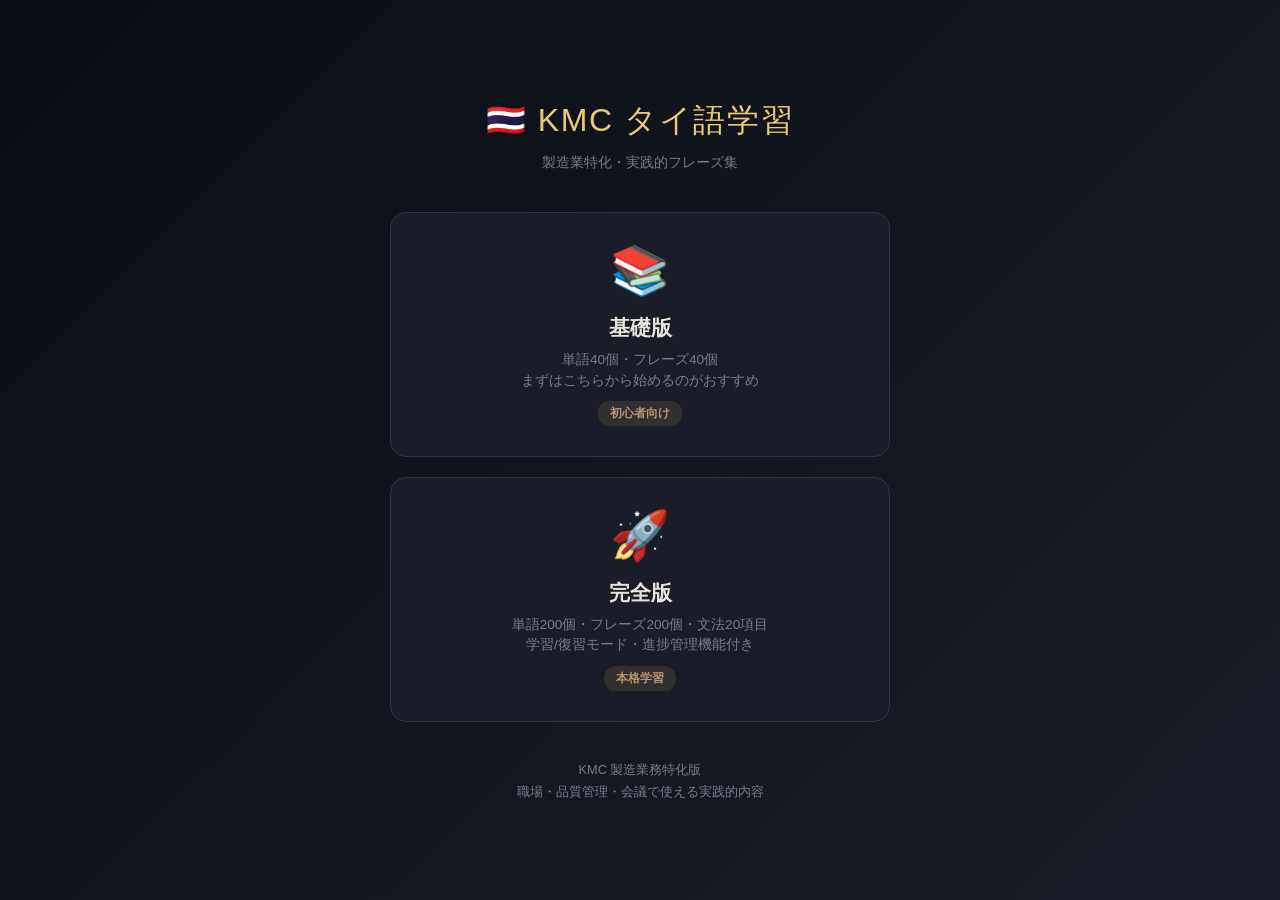
<file: index.html>
<!DOCTYPE html>
<html lang="ja">
<head>
<meta charset="UTF-8">
<meta name="viewport" content="width=device-width, initial-scale=1.0">
<title>KMC タイ語学習アプリ</title>
<meta name="theme-color" content="#0a0e14">
<style>
* { margin: 0; padding: 0; box-sizing: border-box; }
body {
  font-family: -apple-system, BlinkMacSystemFont, 'Segoe UI', 'Noto Sans JP', sans-serif;
  background: linear-gradient(135deg, #0a0e14 0%, #1a1d27 100%);
  min-height: 100vh;
  display: flex;
  align-items: center;
  justify-content: center;
  padding: 20px;
  color: #e8e4dc;
}
.container {
  max-width: 500px;
  width: 100%;
}
.header {
  text-align: center;
  margin-bottom: 40px;
}
.title {
  font-size: 2rem;
  color: #e8c87a;
  margin-bottom: 10px;
  letter-spacing: 0.05em;
}
.subtitle {
  color: #7a7a8a;
  font-size: 0.9rem;
}
.cards {
  display: grid;
  gap: 20px;
}
.card {
  background: #1a1d27;
  border: 1px solid #2e3248;
  border-radius: 16px;
  padding: 30px;
  text-align: center;
  transition: all 0.3s ease;
  cursor: pointer;
  text-decoration: none;
  display: block;
}
.card:hover {
  transform: translateY(-4px);
  border-color: #b8956e;
  box-shadow: 0 8px 24px rgba(184, 149, 110, 0.15);
}
.card-icon {
  font-size: 3rem;
  margin-bottom: 15px;
}
.card-title {
  font-size: 1.3rem;
  font-weight: 700;
  color: #e8e4dc;
  margin-bottom: 8px;
}
.card-desc {
  color: #7a7a8a;
  font-size: 0.85rem;
  line-height: 1.5;
}
.badge {
  display: inline-block;
  background: rgba(184, 149, 110, 0.15);
  color: #b8956e;
  padding: 4px 12px;
  border-radius: 12px;
  font-size: 0.75rem;
  margin-top: 10px;
  font-weight: 600;
}
.footer {
  text-align: center;
  margin-top: 40px;
  color: #7a7a8a;
  font-size: 0.8rem;
}
@media (max-width: 480px) {
  .title { font-size: 1.5rem; }
}
</style>
</head>
<body>
<div class="container">
  <div class="header">
    <div class="title">🇹🇭 KMC タイ語学習</div>
    <div class="subtitle">製造業特化・実践的フレーズ集</div>
  </div>
  
  <div class="cards">
    <a href="basic.html" class="card">
      <div class="card-icon">📚</div>
      <div class="card-title">基礎版</div>
      <div class="card-desc">
        単語40個・フレーズ40個<br>
        まずはこちらから始めるのがおすすめ
      </div>
      <div class="badge">初心者向け</div>
    </a>
    
    <a href="advanced.html" class="card">
      <div class="card-icon">🚀</div>
      <div class="card-title">完全版</div>
      <div class="card-desc">
        単語200個・フレーズ200個・文法20項目<br>
        学習/復習モード・進捗管理機能付き
      </div>
      <div class="badge">本格学習</div>
    </a>
  </div>
  
  <div class="footer">
    <p>KMC 製造業務特化版</p>
    <p style="margin-top: 5px;">職場・品質管理・会議で使える実践的内容</p>
  </div>
</div>
</body>
</html>
</file>
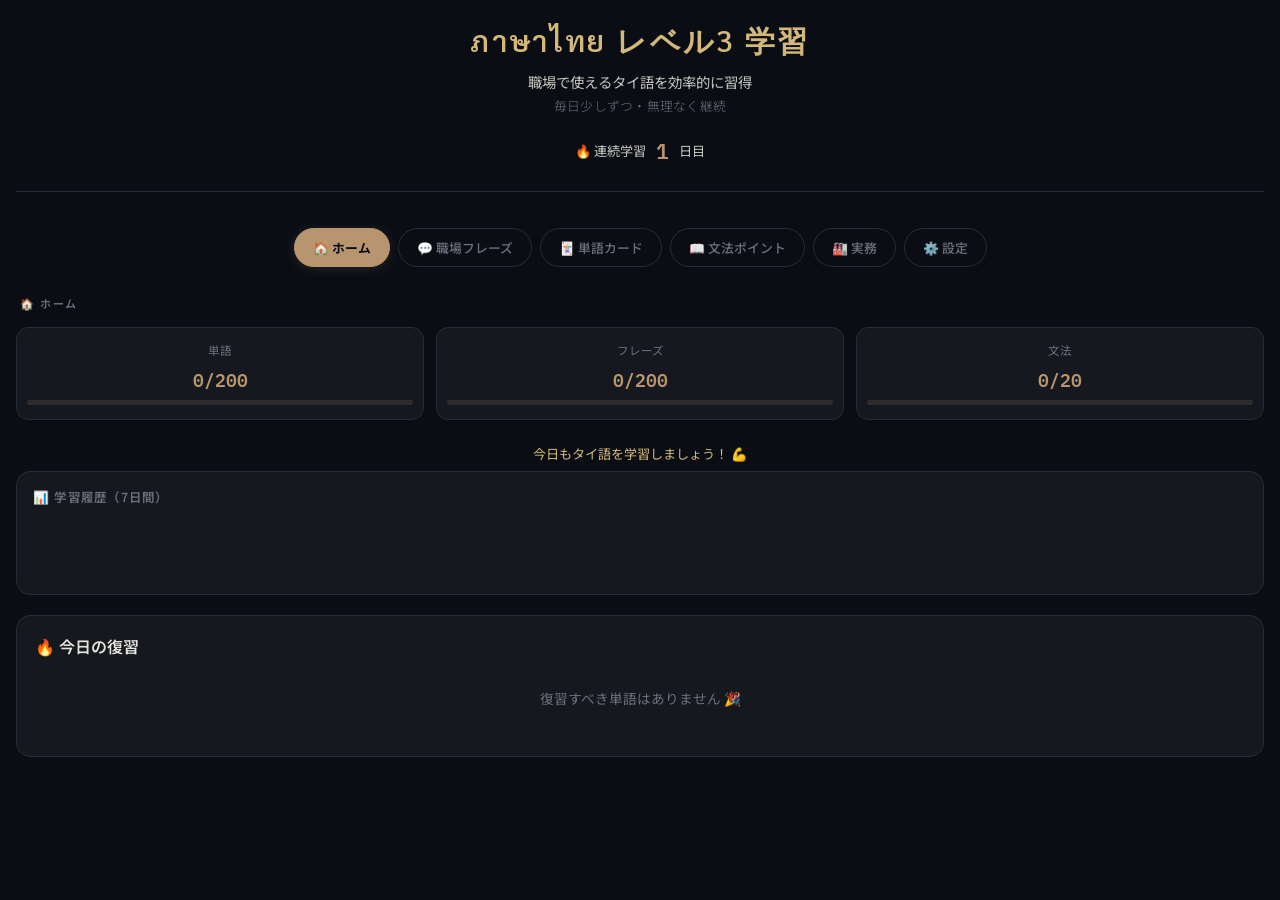
<file: advanced.html>
<!DOCTYPE html>
<html lang="ja">
<head>
<meta charset="UTF-8">
<meta name="viewport" content="width=device-width, initial-scale=1.0">
<title>タイ語学習ダッシュボード - Level 3対策</title>
<meta name="theme-color" content="#0a0e14">
<link rel="manifest" href="manifest.json">
<meta name="mobile-web-app-capable" content="yes">
<meta name="apple-mobile-web-app-capable" content="yes">
<meta name="apple-mobile-web-app-status-bar-style" content="black-translucent">
<meta name="apple-mobile-web-app-title" content="タイ語学習">
<link rel="apple-touch-icon" href="data:image/svg+xml,<svg xmlns='http://www.w3.org/2000/svg' viewBox='0 0 100 100'><rect width='100' height='100' rx='20' fill='%230a0e14'/><text y='.9em' font-size='80' x='10'>🇹🇭</text></svg>">
<link href="https://fonts.googleapis.com/css2?family=Sarabun:wght@300;400;600&family=Noto+Sans+JP:wght@300;400;500;700&family=IBM+Plex+Mono:wght@400;600&display=swap" rel="stylesheet">
<link rel="stylesheet" href="styles.css">
</head>
<body>

<div id="installBanner" style="display:none; position:fixed; bottom:0; left:0; right:0; background:#1a2233; border-top:1px solid #b8956e; padding:12px 16px; align-items:center; gap:12px; z-index:9999; font-size:0.85rem;">
  <span style="flex:1">📱 ホーム画面に追加してオフラインでも使えます</span>
  <button id="installBtn" style="background:#b8956e; color:#fff; border:none; border-radius:8px; padding:8px 14px; cursor:pointer; font-size:0.82rem;">追加</button>
  <button onclick="document.getElementById('installBanner').style.display='none'" style="background:none; border:none; color:#6e6e7e; cursor:pointer; font-size:1.2rem;">✕</button>
</div>

<div id="offlineBanner" style="display:none; position:fixed; top:0; left:0; right:0; background:#c0392b; color:#fff; text-align:center; padding:8px; font-size:0.82rem; z-index:10000;">
  📵 オフラインモード - 保存済みコンテンツを表示しています
</div>

<div class="header">
  <h1>ภาษาไทย レベル3 学習</h1>
  <p class="tagline">職場で使えるタイ語を効率的に習得</p>
  <p class="subtitle">毎日少しずつ・無理なく継続</p>
  <div class="streak-bar">
    <span>🔥 連続学習</span>
    <span class="streak-count" id="streakCount">1</span>
    <span>日目</span>
  </div>
</div>

<div class="tabs">
  <button class="tab active" onclick="switchTab('home')">🏠 ホーム</button>
  <button class="tab" onclick="switchTab('phrases')">💬 職場フレーズ</button>
  <button class="tab" onclick="switchTab('vocab')">🃏 単語カード</button>
  <button class="tab" onclick="switchTab('grammar')">📖 文法ポイント</button>
  <button class="tab" onclick="switchTab('business')">🏭 実務</button>
  <button class="tab" onclick="switchTab('settings')">⚙️ 設定</button>
</div>

<!-- HOME -->
<div class="section active" id="home">
  <p class="section-title">🏠 ホーム</p>

  <div class="home-progress">
    <div class="home-prog-item">
      <div class="home-prog-label">単語</div>
      <div class="home-prog-val" id="homeVocabProg">0/200</div>
      <div class="prog-bar-wrap"><div class="prog-bar" id="vocabProgBar" style="width:0%"></div></div>
    </div>
    <div class="home-prog-item">
      <div class="home-prog-label">フレーズ</div>
      <div class="home-prog-val" id="homePhraseProg">0/200</div>
      <div class="prog-bar-wrap"><div class="prog-bar" id="phraseProgBar" style="width:0%"></div></div>
    </div>
    <div class="home-prog-item">
      <div class="home-prog-label">文法</div>
      <div class="home-prog-val" id="homeGrammarProg">0/20</div>
      <div class="prog-bar-wrap"><div class="prog-bar" id="grammarProgBar" style="width:0%"></div></div>
    </div>
  </div>

  <div id="motivationMsg" style="text-align:center; font-size:0.82rem; color:#d4b87a; margin:8px 0; min-height:1.2em;"></div>

  <div class="chart-section">
    <div class="chart-title">📊 学習履歴（7日間）</div>
    <div class="chart-bars" id="learningChart"></div>
  </div>

  <div class="srs-review-box">
    <div class="srs-title">🔥 今日の復習</div>
    <div id="srsReviewList" class="srs-list">
      <div class="srs-empty">復習すべき単語はありません 🎉</div>
    </div>
    <button class="srs-start-btn" id="srsStartBtn" onclick="startSrsReview()" style="display:none">▶ 復習開始</button>
  </div>
</div>

<!-- WORKPLACE PHRASES -->
<div class="section" id="phrases">
  <p class="section-title">職場会話フレーズ（200フレーズ・音声付き）</p>

  <div class="mode-switcher">
    <button class="mode-btn active" onclick="setPhraseMode('learn')">📚 学習モード</button>
    <button class="mode-btn" onclick="setPhraseMode('review')">🔄 復習モード</button>
  </div>

  <div class="flashcard-area">
    <div class="category-select">
      <button class="cat-btn active" onclick="setPhraseCategory('meeting', this)">🏭 会議</button>
      <button class="cat-btn" onclick="setPhraseCategory('instruction', this)">🔍 指示</button>
      <button class="cat-btn" onclick="setPhraseCategory('question', this)">☀️ 質問</button>
      <button class="cat-btn" onclick="setPhraseCategory('polite', this)">🙏 敬語</button>
    </div>

    <div class="flashcard phrase-card" id="phraseCard">
      <div class="thai-word" id="phraseThai">–</div>
      <button class="speaker-btn" id="speakerBtn" onclick="playAudio('phrase')">🔊</button>
      <div class="romanji" id="phraseRomaji">–</div>
      <div class="meaning show" id="phraseJP">–</div>
    </div>

    <div class="card-counter" id="phraseCounter">1 / 50</div>

    <div class="fc-buttons" id="phraseButtons">
      <button class="fc-btn skip" onclick="prevPhrase()">← 前</button>
      <button class="fc-btn again" onclick="markPhrase(false)">もう一度</button>
      <button class="fc-btn good" onclick="markPhrase(true)">覚えた ✓</button>
      <button class="fc-btn skip" onclick="nextPhrase()">次 →</button>
    </div>
  </div>
</div>

<!-- VOCAB FLASHCARD -->
<div class="section" id="vocab">
  <p class="section-title">単語フラッシュカード（200単語）</p>

  <div class="mode-switcher">
    <button class="mode-btn active" onclick="setVocabMode('learn')">📚 学習モード</button>
    <button class="mode-btn" onclick="setVocabMode('review')">🔄 復習モード</button>
    <button class="mode-btn" onclick="setVocabMode('quiz')">🧠 クイズ</button>
    <button class="mode-btn" onclick="setVocabMode('listening')">🎧 リスニング</button>
  </div>

  <div class="flashcard-area">
    <div class="category-select">
      <button class="cat-btn active" onclick="setCategory('work', this)">🏭 職場</button>
      <button class="cat-btn" onclick="setCategory('quality', this)">🔍 品質</button>
      <button class="cat-btn" onclick="setCategory('daily', this)">☀️ 日常</button>
      <button class="cat-btn" onclick="setCategory('polite', this)">🙏 敬語</button>
    </div>

    <!-- FILTER ROW -->
    <div class="filter-section">
      <div class="filter-row">
        <span class="filter-label">⭐ 頻度：</span>
        <button class="filter-btn freq-btn active" onclick="setFreqFilter('all', this)">全て</button>
        <button class="filter-btn freq-btn" onclick="setFreqFilter('high', this)">🔥 超頻出</button>
        <button class="filter-btn freq-btn" onclick="setFreqFilter('medium', this)">📗 頻出</button>
        <button class="filter-btn freq-btn" onclick="setFreqFilter('weak', this)">⚠️ 苦手</button>
      </div>
      <div class="filter-row">
        <span class="filter-label">🏷 シーン：</span>
        <button class="filter-btn scene-btn active" onclick="setSceneFilter('all', this)">全て</button>
        <button class="filter-btn scene-btn" onclick="setSceneFilter('朝礼', this)">☀️ 朝礼</button>
        <button class="filter-btn scene-btn" onclick="setSceneFilter('QC', this)">🔍 QC</button>
        <button class="filter-btn scene-btn" onclick="setSceneFilter('不良対応', this)">⚠️ 不良</button>
        <button class="filter-btn scene-btn" onclick="setSceneFilter('指示', this)">📢 指示</button>
        <button class="filter-btn scene-btn" onclick="setSceneFilter('会議', this)">🤝 会議</button>
        <button class="filter-btn scene-btn" onclick="setSceneFilter('日常', this)">💬 日常</button>
      </div>
    </div>

    <div class="flashcard" id="flashcard" onclick="showMeaning()">
      <button class="speaker-btn" onclick="event.stopPropagation(); playAudio('vocab')">🔊</button>
      <div class="thai-word" id="fcThai">–</div>
      <div class="romanji" id="fcRomaji">–</div>
      <div class="meaning" id="fcMeaning">–</div>
      <div class="example" id="fcExample"></div>
      <div class="tap-hint" id="tapHint">タップして意味を表示</div>
    </div>

    <div class="card-counter" id="cardCounter">1 / 10</div>

    <div class="fc-buttons" id="fcButtons" style="display:none">
      <button class="fc-btn again" onclick="nextCard(false)">もう一度</button>
      <button class="fc-btn good" onclick="nextCard(true)">覚えた ✓</button>
    </div>
    <div id="fcNext" style="display:none">
      <button class="fc-btn skip" onclick="startCards()">もう一周する</button>
    </div>

    <!-- QUIZ MODE AREA -->
    <div id="quizArea" style="display:none; width:100%; max-width:440px; flex-direction:column; align-items:center; gap:16px;">
      <div class="flashcard" style="cursor:default;" id="quizCard">
        <div class="thai-word" id="quizThai">–</div>
        <div class="romanji" id="quizRomaji">–</div>
      </div>
      <div class="card-counter" id="quizCounter">1 / 10</div>
      <div class="quiz-choices" id="quizChoices"></div>
      <div id="quizNextBtn" style="display:none">
        <button class="fc-btn good" onclick="quizNext()">次へ →</button>
      </div>
      <div id="quizScoreArea" style="display:none; text-align:center; gap:12px; flex-direction:column; align-items:center;">
        <div class="quiz-score" id="quizScoreText"></div>
        <button class="fc-btn skip" onclick="startCards()">もう一度</button>
        <button class="fc-btn again" id="retryWrongBtn" onclick="retryWrongAnswers()" style="display:none">⚠️ 間違えた問題だけ復習</button>
      </div>
    </div>

    <!-- LISTENING MODE AREA -->
    <div id="listeningArea" style="display:none; width:100%; max-width:440px; flex-direction:column; align-items:center; gap:16px;">
      <div class="flashcard" style="cursor:default;" id="listeningCard">
        <div class="listening-icon">🎧</div>
        <div style="font-size:0.9rem; color:var(--muted);">音声を聞いて意味を選んでください</div>
        <button class="listening-play-btn" onclick="playListeningAudio()">🔊 もう一度聞く</button>
      </div>
      <div class="card-counter" id="listeningCounter">1 / 10</div>
      <div class="quiz-choices" id="listeningChoices"></div>
      <div id="listeningNextBtn" style="display:none">
        <button class="fc-btn good" onclick="listeningNext()">次へ →</button>
      </div>
      <div id="listeningScoreArea" style="display:none; text-align:center; gap:12px; flex-direction:column; align-items:center;">
        <div class="quiz-score" id="listeningScoreText"></div>
        <button class="fc-btn skip" onclick="startCards()">もう一度</button>
      </div>
    </div>
  </div>
</div>

<!-- GRAMMAR -->
<div class="section" id="grammar">
  <p class="section-title">レベル3 文法ポイント（タップで開く）</p>
  <div class="grammar-list" id="grammarList">
  </div>
</div>

<!-- BUSINESS (KMC実務) -->
<div class="section" id="business">
  <p class="section-title">🏭 KMC実務タイ語</p>

  <div class="mode-switcher">
    <button class="mode-btn active" onclick="setBusinessMode('roleplay')">🎭 ロールプレイ</button>
    <button class="mode-btn" onclick="setBusinessMode('car')">📋 CAR報告書</button>
    <button class="mode-btn" onclick="setBusinessMode('email')">✉️ メール例文</button>
  </div>

  <!-- ロールプレイ -->
  <div id="roleplayArea" class="business-area">
    <div class="category-select" id="roleplayScenes"></div>
    <div class="roleplay-card" id="roleplayCard">
      <div class="roleplay-scene-title" id="roleplayTitle">--</div>
      <div class="roleplay-dialogue" id="roleplayDialogue"></div>
      <div class="roleplay-vocab" id="roleplayVocab"></div>
    </div>
    <div class="card-counter" id="roleplayCounter">1 / 1</div>
    <div class="fc-buttons">
      <button class="fc-btn skip" onclick="prevRoleplay()">← 前</button>
      <button class="fc-btn good" onclick="nextRoleplay()">次 →</button>
    </div>
  </div>

  <!-- CAR報告書 -->
  <div id="carArea" class="business-area" style="display:none">
    <div class="category-select" id="carCategories"></div>
    <div class="car-template" id="carTemplate"></div>
  </div>

  <!-- メール例文 -->
  <div id="emailArea" class="business-area" style="display:none">
    <div class="category-select" id="emailCategories"></div>
    <div class="email-template" id="emailTemplate"></div>
  </div>
</div>

<!-- SETTINGS -->
<div class="section" id="settings">
  <p class="section-title">⚙️ 設定</p>
  <div class="settings-list">

    <div class="setting-item">
      <div class="setting-info">
        <div class="setting-label">🔊 音声自動再生</div>
        <div class="setting-desc">カード表示時に自動で音声を再生します</div>
      </div>
      <label class="toggle-switch">
        <input type="checkbox" id="autoPlayToggle" onchange="toggleAutoPlay(this.checked)">
        <span class="toggle-slider"></span>
      </label>
    </div>

    <div class="setting-item" style="flex-direction:column; align-items:flex-start; gap:12px;">
      <div class="setting-info">
        <div class="setting-label">⏩ 音声速度</div>
        <div class="setting-desc">読み上げ速度を選択してください</div>
      </div>
      <div class="speed-btns" id="speedBtns">
        <button class="speed-btn" onclick="setSpeechRate(0.5, this)">🐢 0.5x（ゆっくり）</button>
        <button class="speed-btn active" onclick="setSpeechRate(0.8, this)">▶ 0.8x（標準）</button>
        <button class="speed-btn" onclick="setSpeechRate(1.0, this)">🐇 1.0x（速い）</button>
      </div>
    </div>

  </div>
</div>

<script src="data.js?v=20260321"></script>
<script src="app.js?v=20260321"></script>
</body>
</html>
</file>
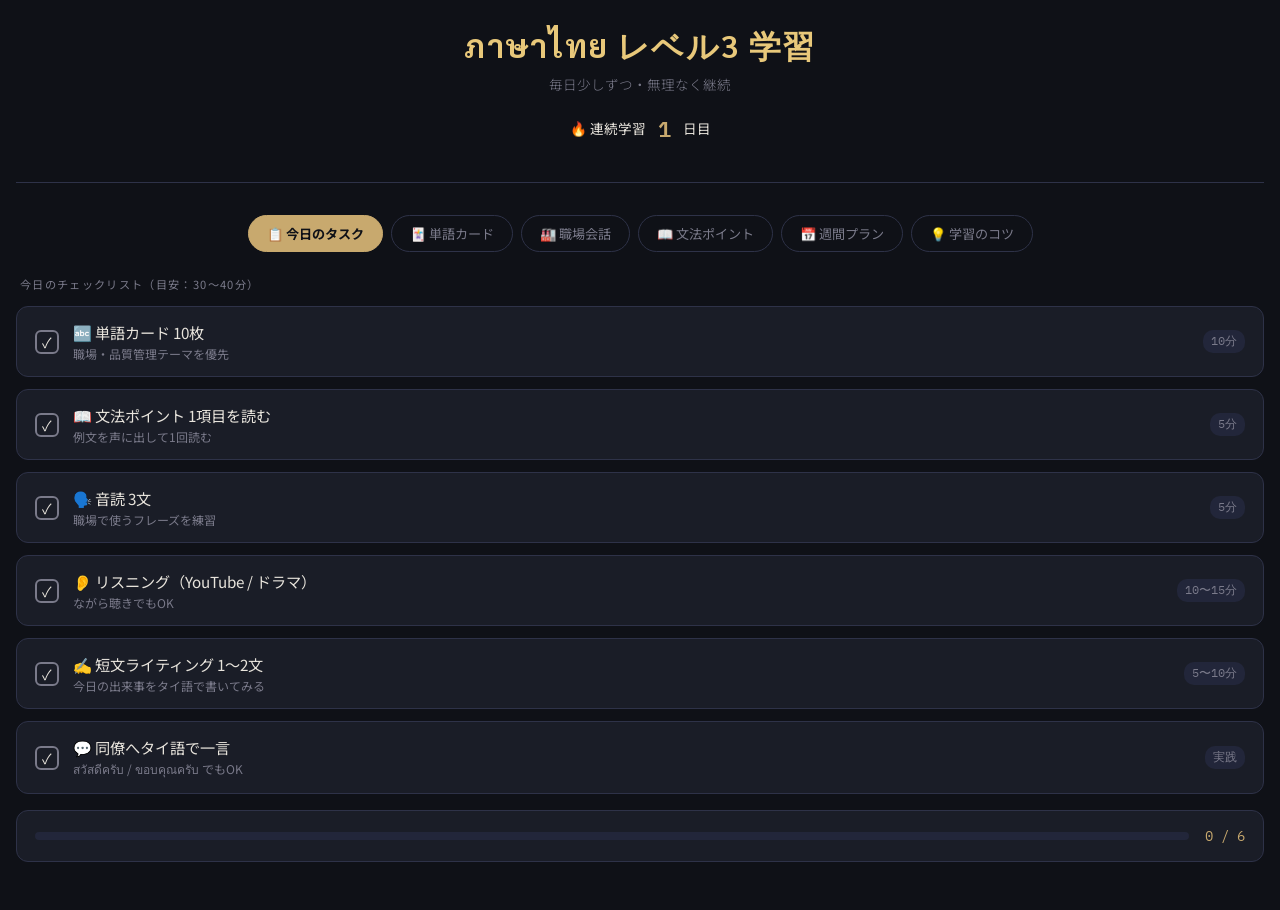
<file: basic.html>
<!DOCTYPE html>
<html lang="ja">
<head>
<meta charset="UTF-8">
<meta name="viewport" content="width=device-width, initial-scale=1.0">
<title>タイ語レベル3 学習ダッシュボード</title>
<meta name="theme-color" content="#0f1117">
<meta name="mobile-web-app-capable" content="yes">
<meta name="apple-mobile-web-app-capable" content="yes">
<meta name="apple-mobile-web-app-status-bar-style" content="black-translucent">
<meta name="apple-mobile-web-app-title" content="タイ語学習">
<link rel="apple-touch-icon" href="data:image/svg+xml,<svg xmlns='http://www.w3.org/2000/svg' viewBox='0 0 100 100'><rect width='100' height='100' rx='20' fill='%230f1117'/><text y='.9em' font-size='80' x='10'>🇹🇭</text></svg>">
<link href="https://fonts.googleapis.com/css2?family=Sarabun:wght@300;400;600&family=Noto+Sans+JP:wght@300;400;700&family=IBM+Plex+Mono:wght@400;600&display=swap" rel="stylesheet">
<style>
  :root {
    --bg: #0f1117;
    --surface: #1a1d27;
    --surface2: #22263a;
    --accent: #c8a96e;
    --accent2: #7eb8c8;
    --thai: #e8c87a;
    --green: #6ec89a;
    --red: #c86e7e;
    --text: #e8e4dc;
    --muted: #7a7a8a;
    --border: #2e3248;
  }

  * { margin: 0; padding: 0; box-sizing: border-box; }

  body {
    background: var(--bg);
    color: var(--text);
    font-family: 'Noto Sans JP', sans-serif;
    min-height: 100vh;
    padding: 24px 16px 48px;
  }

  .header {
    text-align: center;
    margin-bottom: 32px;
    padding-bottom: 20px;
    border-bottom: 1px solid var(--border);
  }

  .header h1 {
    font-family: 'Sarabun', sans-serif;
    font-size: 2rem;
    color: var(--thai);
    letter-spacing: 0.05em;
    margin-bottom: 4px;
  }

  .header .subtitle {
    color: var(--muted);
    font-size: 0.85rem;
    font-weight: 300;
  }

  .streak-bar {
    display: flex;
    align-items: center;
    justify-content: center;
    gap: 12px;
    margin: 16px 0;
    font-size: 0.85rem;
  }

  .streak-count {
    font-family: 'IBM Plex Mono', monospace;
    font-size: 1.4rem;
    color: var(--accent);
    font-weight: 600;
  }

  .tabs {
    display: flex;
    gap: 8px;
    justify-content: center;
    margin-bottom: 24px;
    flex-wrap: wrap;
  }

  .tab {
    padding: 8px 18px;
    border-radius: 20px;
    border: 1px solid var(--border);
    background: transparent;
    color: var(--muted);
    cursor: pointer;
    font-family: 'Noto Sans JP', sans-serif;
    font-size: 0.82rem;
    transition: all 0.2s;
  }

  .tab.active {
    background: var(--accent);
    color: var(--bg);
    border-color: var(--accent);
    font-weight: 700;
  }

  .tab:hover:not(.active) {
    border-color: var(--accent);
    color: var(--text);
  }

  .section { display: none; }
  .section.active { display: block; }

  /* DAILY CHECKLIST */
  .checklist-grid {
    display: grid;
    gap: 12px;
  }

  .check-item {
    background: var(--surface);
    border: 1px solid var(--border);
    border-radius: 12px;
    padding: 14px 18px;
    display: flex;
    align-items: center;
    gap: 14px;
    cursor: pointer;
    transition: all 0.2s;
  }

  .check-item:hover { border-color: var(--accent2); }

  .check-item.done {
    border-color: var(--green);
    background: rgba(110, 200, 154, 0.07);
  }

  .checkbox {
    width: 24px;
    height: 24px;
    border-radius: 6px;
    border: 2px solid var(--muted);
    display: flex;
    align-items: center;
    justify-content: center;
    flex-shrink: 0;
    font-size: 14px;
    transition: all 0.2s;
  }

  .check-item.done .checkbox {
    background: var(--green);
    border-color: var(--green);
    color: var(--bg);
  }

  .check-label {
    flex: 1;
  }

  .check-label .main { font-size: 0.95rem; margin-bottom: 2px; }
  .check-label .sub { font-size: 0.75rem; color: var(--muted); }

  .check-time {
    font-family: 'IBM Plex Mono', monospace;
    font-size: 0.75rem;
    color: var(--muted);
    background: var(--surface2);
    padding: 3px 8px;
    border-radius: 10px;
  }

  .progress-summary {
    background: var(--surface);
    border: 1px solid var(--border);
    border-radius: 12px;
    padding: 16px 18px;
    margin-top: 16px;
    display: flex;
    align-items: center;
    gap: 16px;
  }

  .progress-bar-wrap {
    flex: 1;
    height: 8px;
    background: var(--surface2);
    border-radius: 4px;
    overflow: hidden;
  }

  .progress-bar {
    height: 100%;
    background: linear-gradient(90deg, var(--green), var(--accent2));
    border-radius: 4px;
    transition: width 0.4s ease;
  }

  .progress-text {
    font-family: 'IBM Plex Mono', monospace;
    font-size: 0.85rem;
    color: var(--accent);
    white-space: nowrap;
  }

  /* VOCAB FLASHCARD */
  .flashcard-area {
    display: flex;
    flex-direction: column;
    align-items: center;
    gap: 20px;
  }

  .category-select {
    display: flex;
    gap: 8px;
    flex-wrap: wrap;
    justify-content: center;
  }

  .cat-btn {
    padding: 6px 14px;
    border-radius: 16px;
    border: 1px solid var(--border);
    background: transparent;
    color: var(--muted);
    cursor: pointer;
    font-size: 0.78rem;
    font-family: 'Noto Sans JP', sans-serif;
    transition: all 0.2s;
  }

  .cat-btn.active {
    background: var(--surface2);
    color: var(--thai);
    border-color: var(--thai);
  }

  .flashcard {
    width: 100%;
    max-width: 420px;
    min-height: 200px;
    background: var(--surface);
    border: 1px solid var(--border);
    border-radius: 20px;
    display: flex;
    flex-direction: column;
    align-items: center;
    justify-content: center;
    padding: 32px 28px;
    cursor: pointer;
    text-align: center;
    transition: transform 0.15s, border-color 0.2s;
    position: relative;
    user-select: none;
  }

  .flashcard:hover { transform: translateY(-2px); border-color: var(--accent2); }

  .flashcard .thai-word {
    font-family: 'Sarabun', sans-serif;
    font-size: 2.4rem;
    color: var(--thai);
    margin-bottom: 8px;
    line-height: 1.3;
  }

  .flashcard .romanji {
    font-size: 0.85rem;
    color: var(--muted);
    margin-bottom: 4px;
    font-style: italic;
  }

  .flashcard .meaning {
    font-size: 1.15rem;
    color: var(--text);
    margin-top: 12px;
    display: none;
  }

  .flashcard .meaning.show { display: block; }

  .flashcard .tap-hint {
    font-size: 0.72rem;
    color: var(--muted);
    position: absolute;
    bottom: 12px;
    right: 16px;
  }

  .card-counter {
    font-family: 'IBM Plex Mono', monospace;
    font-size: 0.8rem;
    color: var(--muted);
  }

  .fc-buttons {
    display: flex;
    gap: 12px;
  }

  .fc-btn {
    padding: 10px 24px;
    border-radius: 10px;
    border: none;
    font-family: 'Noto Sans JP', sans-serif;
    font-size: 0.85rem;
    cursor: pointer;
    font-weight: 600;
    transition: opacity 0.2s;
  }

  .fc-btn:hover { opacity: 0.8; }

  .fc-btn.good { background: var(--green); color: var(--bg); }
  .fc-btn.again { background: var(--surface2); color: var(--text); border: 1px solid var(--border); }
  .fc-btn.skip { background: transparent; color: var(--muted); border: 1px solid var(--border); }

  /* GRAMMAR */
  .grammar-list {
    display: grid;
    gap: 14px;
  }

  .grammar-card {
    background: var(--surface);
    border: 1px solid var(--border);
    border-radius: 14px;
    overflow: hidden;
  }

  .grammar-header {
    padding: 14px 18px;
    display: flex;
    align-items: center;
    gap: 12px;
    cursor: pointer;
    transition: background 0.15s;
  }

  .grammar-header:hover { background: var(--surface2); }

  .grammar-tag {
    font-size: 0.7rem;
    padding: 3px 8px;
    border-radius: 8px;
    background: var(--surface2);
    color: var(--accent2);
    font-family: 'IBM Plex Mono', monospace;
    white-space: nowrap;
  }

  .grammar-title { flex: 1; font-size: 0.92rem; }

  .grammar-body {
    display: none;
    padding: 0 18px 18px;
    border-top: 1px solid var(--border);
  }

  .grammar-body.open { display: block; }

  .example-box {
    margin-top: 14px;
    background: var(--surface2);
    border-radius: 10px;
    padding: 14px;
  }

  .example-box .thai {
    font-family: 'Sarabun', sans-serif;
    font-size: 1.2rem;
    color: var(--thai);
    margin-bottom: 4px;
  }

  .example-box .romaji { font-size: 0.78rem; color: var(--muted); margin-bottom: 6px; }
  .example-box .jp { font-size: 0.88rem; color: var(--text); }

  .pattern-box {
    margin-top: 12px;
    padding: 10px 14px;
    border-left: 3px solid var(--accent);
    font-size: 0.82rem;
    color: var(--muted);
    line-height: 1.6;
  }

  /* WEEKLY PLAN */
  .week-grid {
    display: grid;
    gap: 10px;
  }

  .day-row {
    background: var(--surface);
    border: 1px solid var(--border);
    border-radius: 12px;
    padding: 14px 16px;
    display: flex;
    align-items: flex-start;
    gap: 14px;
  }

  .day-row.today {
    border-color: var(--accent);
    background: rgba(200, 169, 110, 0.07);
  }

  .day-label {
    font-family: 'IBM Plex Mono', monospace;
    font-size: 0.75rem;
    color: var(--muted);
    min-width: 36px;
    margin-top: 2px;
  }

  .day-row.today .day-label { color: var(--accent); font-weight: 600; }

  .day-content { flex: 1; }

  .day-title {
    font-size: 0.88rem;
    font-weight: 600;
    margin-bottom: 4px;
  }

  .day-tasks {
    font-size: 0.78rem;
    color: var(--muted);
    line-height: 1.8;
  }

  .day-tasks .thai-ex {
    color: var(--thai);
    font-family: 'Sarabun', sans-serif;
    font-size: 0.88rem;
  }

  .day-time {
    font-family: 'IBM Plex Mono', monospace;
    font-size: 0.72rem;
    color: var(--muted);
    background: var(--surface2);
    padding: 3px 8px;
    border-radius: 8px;
    white-space: nowrap;
    margin-top: 2px;
  }

  .section-title {
    font-size: 0.7rem;
    text-transform: uppercase;
    letter-spacing: 0.12em;
    color: var(--muted);
    margin-bottom: 14px;
    padding-left: 4px;
  }

  /* TIPS */
  .tips-grid { display: grid; gap: 14px; }

  .tip-card {
    background: var(--surface);
    border: 1px solid var(--border);
    border-radius: 14px;
    padding: 18px;
    display: flex;
    gap: 14px;
    align-items: flex-start;
  }

  .tip-icon { font-size: 1.4rem; }

  .tip-title { font-size: 0.9rem; font-weight: 600; margin-bottom: 6px; }
  .tip-body { font-size: 0.8rem; color: var(--muted); line-height: 1.7; }
  .tip-body .highlight { color: var(--thai); font-family: 'Sarabun', sans-serif; font-size: 0.95rem; }

  /* WORKPLACE */
  .workplace-tabs {
    display: flex;
    gap: 8px;
    justify-content: center;
    margin-bottom: 20px;
    flex-wrap: wrap;
  }

  .wp-tab {
    padding: 6px 16px;
    border-radius: 16px;
    border: 1px solid var(--border);
    background: transparent;
    color: var(--muted);
    cursor: pointer;
    font-size: 0.8rem;
    font-family: 'Noto Sans JP', sans-serif;
    transition: all 0.2s;
  }

  .wp-tab.active {
    background: var(--surface2);
    color: var(--accent);
    border-color: var(--accent);
  }

  .wp-section { display: none; }
  .wp-section.active { display: grid; gap: 14px; }

  .phrase-card {
    background: var(--surface);
    border: 1px solid var(--border);
    border-radius: 14px;
    padding: 16px 18px;
    transition: all 0.2s;
  }

  .phrase-card:hover {
    border-color: var(--accent2);
    transform: translateY(-1px);
  }

  .phrase-header {
    cursor: pointer;
    margin-bottom: 10px;
  }

  .thai-phrase {
    font-family: 'Sarabun', sans-serif;
    font-size: 1.3rem;
    color: var(--thai);
    margin-bottom: 6px;
    line-height: 1.4;
  }

  .romaji-phrase {
    font-size: 0.78rem;
    color: var(--muted);
    font-style: italic;
    margin-bottom: 8px;
  }

  .jp-meaning {
    font-size: 0.92rem;
    color: var(--text);
    margin-bottom: 8px;
  }

  .usage-note {
    font-size: 0.75rem;
    color: var(--accent2);
    background: var(--surface2);
    padding: 6px 10px;
    border-radius: 8px;
    display: inline-block;
  }

  .speak-icon {
    display: inline-block;
    margin-left: 6px;
    opacity: 0.7;
    font-size: 0.9em;
  }

  @media (max-width: 480px) {
    .header h1 { font-size: 1.5rem; }
    .flashcard .thai-word { font-size: 1.9rem; }
    .thai-phrase { font-size: 1.1rem; }
  }
</style>
</head>
<body>

<div class="header">
  <h1>ภาษาไทย レベル3 学習</h1>
  <p class="subtitle">毎日少しずつ・無理なく継続</p>
  <div class="streak-bar">
    <span>🔥 連続学習</span>
    <span class="streak-count" id="streakCount">1</span>
    <span>日目</span>
  </div>
</div>

<div class="tabs">
  <button class="tab active" onclick="switchTab('daily')">📋 今日のタスク</button>
  <button class="tab" onclick="switchTab('vocab')">🃏 単語カード</button>
  <button class="tab" onclick="switchTab('workplace')">🏭 職場会話</button>
  <button class="tab" onclick="switchTab('grammar')">📖 文法ポイント</button>
  <button class="tab" onclick="switchTab('weekly')">📅 週間プラン</button>
  <button class="tab" onclick="switchTab('tips')">💡 学習のコツ</button>
</div>

<!-- DAILY CHECKLIST -->
<div class="section active" id="daily">
  <p class="section-title">今日のチェックリスト（目安：30〜40分）</p>
  <div class="checklist-grid" id="checklistGrid">
    <div class="check-item" onclick="toggleCheck(this)">
      <div class="checkbox">✓</div>
      <div class="check-label">
        <div class="main">🔤 単語カード 10枚</div>
        <div class="sub">職場・品質管理テーマを優先</div>
      </div>
      <div class="check-time">10分</div>
    </div>
    <div class="check-item" onclick="toggleCheck(this)">
      <div class="checkbox">✓</div>
      <div class="check-label">
        <div class="main">📖 文法ポイント 1項目を読む</div>
        <div class="sub">例文を声に出して1回読む</div>
      </div>
      <div class="check-time">5分</div>
    </div>
    <div class="check-item" onclick="toggleCheck(this)">
      <div class="checkbox">✓</div>
      <div class="check-label">
        <div class="main">🗣️ 音読 3文</div>
        <div class="sub">職場で使うフレーズを練習</div>
      </div>
      <div class="check-time">5分</div>
    </div>
    <div class="check-item" onclick="toggleCheck(this)">
      <div class="checkbox">✓</div>
      <div class="check-label">
        <div class="main">👂 リスニング（YouTube / ドラマ）</div>
        <div class="sub">ながら聴きでもOK</div>
      </div>
      <div class="check-time">10〜15分</div>
    </div>
    <div class="check-item" onclick="toggleCheck(this)">
      <div class="checkbox">✓</div>
      <div class="check-label">
        <div class="main">✍️ 短文ライティング 1〜2文</div>
        <div class="sub">今日の出来事をタイ語で書いてみる</div>
      </div>
      <div class="check-time">5〜10分</div>
    </div>
    <div class="check-item" onclick="toggleCheck(this)">
      <div class="checkbox">✓</div>
      <div class="check-label">
        <div class="main">💬 同僚へタイ語で一言</div>
        <div class="sub">สวัสดีครับ / ขอบคุณครับ でもOK</div>
      </div>
      <div class="check-time">実践</div>
    </div>
  </div>
  <div class="progress-summary">
    <div class="progress-bar-wrap">
      <div class="progress-bar" id="progressBar" style="width:0%"></div>
    </div>
    <div class="progress-text" id="progressText">0 / 6</div>
  </div>
</div>

<!-- VOCAB FLASHCARD -->
<div class="section" id="vocab">
  <div style="display: flex; justify-content: space-between; align-items: center; margin-bottom: 14px;">
    <p class="section-title" style="margin: 0;">単語フラッシュカード</p>
    <button onclick="resetProgress()" style="padding: 4px 12px; border-radius: 12px; border: 1px solid var(--border); background: var(--surface2); color: var(--muted); font-size: 0.72rem; cursor: pointer;">進捗リセット</button>
  </div>
  <div class="flashcard-area">
    <div class="category-select">
      <button class="cat-btn active" onclick="setCategory('work', this)">🏭 職場</button>
      <button class="cat-btn" onclick="setCategory('quality', this)">🔍 品質</button>
      <button class="cat-btn" onclick="setCategory('daily', this)">☀️ 日常</button>
      <button class="cat-btn" onclick="setCategory('polite', this)">🙏 敬語</button>
    </div>

    <div class="flashcard" id="flashcard" onclick="showMeaning()">
      <div class="thai-word" id="fcThai" onclick="event.stopPropagation(); speakThai(this.textContent);">– 🔊</div>
      <div class="romanji" id="fcRomaji">–</div>
      <div class="meaning" id="fcMeaning">–</div>
      <div class="tap-hint">タップして意味を表示</div>
    </div>

    <div class="card-counter" id="cardCounter">1 / 10</div>

    <div class="fc-buttons" id="fcButtons" style="display:none">
      <button class="fc-btn again" onclick="nextCard(false)">もう一度</button>
      <button class="fc-btn good" onclick="nextCard(true)">覚えた ✓</button>
    </div>
    <div id="fcNext" style="display:none">
      <button class="fc-btn skip" onclick="startCards()">もう一周する</button>
    </div>
  </div>
</div>

<!-- WORKPLACE CONVERSATION -->
<div class="section" id="workplace">
  <p class="section-title">🏭 職場で使える実践フレーズ（🔊タップで発音）</p>
  
  <div class="workplace-tabs">
    <button class="wp-tab active" onclick="setWorkplaceTab('meeting', this)">📊 会議</button>
    <button class="wp-tab" onclick="setWorkplaceTab('instruction', this)">📝 指示</button>
    <button class="wp-tab" onclick="setWorkplaceTab('question', this)">❓ 質問</button>
  </div>

  <div class="workplace-content">
    <!-- 会議 -->
    <div class="wp-section active" id="wp-meeting">
      <div class="phrase-card">
        <div class="phrase-header" onclick="speakThai('ผมขอรายงานเรื่องผลการผลิตประจำสัปดาห์นี้ครับ')">
          <div class="thai-phrase">ผมขอรายงานเรื่องผลการผลิตประจำสัปดาห์นี้ครับ 🔊</div>
          <div class="romaji-phrase">phom kho rai-ngan rueang phon-gan-pha-lit pra-jam sap-da ni khrap</div>
        </div>
        <div class="jp-meaning">今週の生産実績について報告させていただきます。</div>
        <div class="usage-note">💡 会議の冒頭で使う定番表現</div>
      </div>

      <div class="phrase-card">
        <div class="phrase-header" onclick="speakThai('สรุปผลงานของเดือนนี้ มีชิ้นงานไม่ผ่านอยู่ที่ 2% ครับ')">
          <div class="thai-phrase">สรุปผลงานของเดือนนี้ มีชิ้นงานไม่ผ่านอยู่ที่ 2% ครับ 🔊</div>
          <div class="romaji-phrase">sa-rup phon-ngan khong dueang ni mi chin-ngan mai-phan yu-thi song-poe-sen khrap</div>
        </div>
        <div class="jp-meaning">今月の実績をまとめますと、不良率は2%です。</div>
        <div class="usage-note">💡 数値データを報告する時に</div>
      </div>

      <div class="phrase-card">
        <div class="phrase-header" onclick="speakThai('สาเหตุหลักมาจากปัญหาด้านอุปกรณ์ครับ')">
          <div class="thai-phrase">สาเหตุหลักมาจากปัญหาด้านอุปกรณ์ครับ 🔊</div>
          <div class="romaji-phrase">sa-het-lak ma-jak pan-ha dan u-pa-gon khrap</div>
        </div>
        <div class="jp-meaning">主な原因は設備の問題によるものです。</div>
        <div class="usage-note">💡 原因説明の定番フレーズ</div>
      </div>

      <div class="phrase-card">
        <div class="phrase-header" onclick="speakThai('เราจะดำเนินการแก้ไขภายในสัปดาห์หน้าครับ')">
          <div class="thai-phrase">เราจะดำเนินการแก้ไขภายในสัปดาห์หน้าครับ 🔊</div>
          <div class="romaji-phrase">rao ja dam-noen-gan gae-khai phai-nai sap-da na khrap</div>
        </div>
        <div class="jp-meaning">来週中に対策を実施いたします。</div>
        <div class="usage-note">💡 対応策を伝える時に</div>
      </div>

      <div class="phrase-card">
        <div class="phrase-header" onclick="speakThai('มีคำถามอะไรไหมครับ')">
          <div class="thai-phrase">มีคำถามอะไรไหมครับ 🔊</div>
          <div class="romaji-phrase">mi kham-tham a-rai mai khrap</div>
        </div>
        <div class="jp-meaning">何かご質問はありますか？</div>
        <div class="usage-note">💡 報告後の定番クロージング</div>
      </div>
    </div>

    <!-- 指示 -->
    <div class="wp-section" id="wp-instruction">
      <div class="phrase-card">
        <div class="phrase-header" onclick="speakThai('ช่วยตรวจสอบชิ้นงานนี้ให้หน่อยครับ')">
          <div class="thai-phrase">ช่วยตรวจสอบชิ้นงานนี้ให้หน่อยครับ 🔊</div>
          <div class="romaji-phrase">chuay truat-sop chin-ngan ni hai noi khrap</div>
        </div>
        <div class="jp-meaning">この部品を検査してもらえますか？</div>
        <div class="usage-note">💡 柔らかい依頼の仕方</div>
      </div>

      <div class="phrase-card">
        <div class="phrase-header" onclick="speakThai('กรุณารายงานผลภายในวันนี้ด้วยครับ')">
          <div class="thai-phrase">กรุณารายงานผลภายในวันนี้ด้วยครับ 🔊</div>
          <div class="romaji-phrase">ga-ru-na rai-ngan phon phai-nai wan-ni duay khrap</div>
        </div>
        <div class="jp-meaning">今日中に結果を報告してください。</div>
        <div class="usage-note">💡 期限を指定した指示</div>
      </div>

      <div class="phrase-card">
        <div class="phrase-header" onclick="speakThai('ถ้าพบปัญหา ให้แจ้งผมทันทีนะครับ')">
          <div class="thai-phrase">ถ้าพบปัญหา ให้แจ้งผมทันทีนะครับ 🔊</div>
          <div class="romaji-phrase">tha phop pan-ha hai jaeng phom than-thi na khrap</div>
        </div>
        <div class="jp-meaning">問題があったらすぐに私に知らせてくださいね。</div>
        <div class="usage-note">💡 条件付きの指示</div>
      </div>

      <div class="phrase-card">
        <div class="phrase-header" onclick="speakThai('อย่าลืมบันทึกข้อมูลลงในระบบด้วยนะครับ')">
          <div class="thai-phrase">อย่าลืมบันทึกข้อมูลลงในระบบด้วยนะครับ 🔊</div>
          <div class="romaji-phrase">ya luem ban-thuek kho-mun long-nai ra-bop duay na khrap</div>
        </div>
        <div class="jp-meaning">データをシステムに記録するのを忘れないでくださいね。</div>
        <div class="usage-note">💡 注意喚起の言い方</div>
      </div>

      <div class="phrase-card">
        <div class="phrase-header" onclick="speakThai('วันนี้เราต้องเสร็จให้ได้ 100 ชิ้นครับ')">
          <div class="thai-phrase">วันนี้เราต้องเสร็จให้ได้ 100 ชิ้นครับ 🔊</div>
          <div class="romaji-phrase">wan-ni rao tong set hai-dai roi chin khrap</div>
        </div>
        <div class="jp-meaning">今日は100個完成させる必要があります。</div>
        <div class="usage-note">💡 目標を伝える時に</div>
      </div>
    </div>

    <!-- 質問 -->
    <div class="wp-section" id="wp-question">
      <div class="phrase-card">
        <div class="phrase-header" onclick="speakThai('งานนี้ไปถึงไหนแล้วครับ')">
          <div class="thai-phrase">งานนี้ไปถึงไหนแล้วครับ 🔊</div>
          <div class="romaji-phrase">ngan ni pai-theung-nai laeo khrap</div>
        </div>
        <div class="jp-meaning">この仕事はどこまで進んでいますか？</div>
        <div class="usage-note">💡 進捗確認の基本フレーズ</div>
      </div>

      <div class="phrase-card">
        <div class="phrase-header" onclick="speakThai('มีปัญหาอะไรไหมครับ')">
          <div class="thai-phrase">มีปัญหาอะไรไหมครับ 🔊</div>
          <div class="romaji-phrase">mi pan-ha a-rai mai khrap</div>
        </div>
        <div class="jp-meaning">何か問題はありますか？</div>
        <div class="usage-note">💡 最も使う質問の1つ</div>
      </div>

      <div class="phrase-card">
        <div class="phrase-header" onclick="speakThai('ทำไมชิ้นงานไม่ผ่านครับ')">
          <div class="thai-phrase">ทำไมชิ้นงานไม่ผ่านครับ 🔊</div>
          <div class="romaji-phrase">tham-mai chin-ngan mai-phan khrap</div>
        </div>
        <div class="jp-meaning">なぜ部品が不合格なのですか？</div>
        <div class="usage-note">💡 原因を掘り下げる質問</div>
      </div>

      <div class="phrase-card">
        <div class="phrase-header" onclick="speakThai('จะเสร็จเมื่อไหร่ครับ')">
          <div class="thai-phrase">จะเสร็จเมื่อไหร่ครับ 🔊</div>
          <div class="romaji-phrase">ja-set muea-rai khrap</div>
        </div>
        <div class="jp-meaning">いつ完成しますか？</div>
        <div class="usage-note">💡 納期を確認する時に</div>
      </div>

      <div class="phrase-card">
        <div class="phrase-header" onclick="speakThai('ต้องการความช่วยเหลืออะไรไหมครับ')">
          <div class="thai-phrase">ต้องการความช่วยเหลืออะไรไหมครับ 🔊</div>
          <div class="romaji-phrase">tong-gan khwam-chuay-luea a-rai mai khrap</div>
        </div>
        <div class="jp-meaning">何かサポートが必要ですか？</div>
        <div class="usage-note">💡 部下をサポートする姿勢を示す</div>
      </div>

      <div class="phrase-card">
        <div class="phrase-header" onclick="speakThai('รายละเอียดเป็นอย่างไรบ้างครับ')">
          <div class="thai-phrase">รายละเอียดเป็นอย่างไรบ้างครับ 🔊</div>
          <div class="romaji-phrase">rai-la-iat pen-yang-rai bang khrap</div>
        </div>
        <div class="jp-meaning">詳細はどうなっていますか？</div>
        <div class="usage-note">💡 より詳しく聞きたい時に</div>
      </div>
    </div>
  </div>
</div>

<!-- GRAMMAR -->
<div class="section" id="grammar">
  <p class="section-title">レベル3 文法ポイント（タップで開く）</p>
  <div class="grammar-list">

    <div class="grammar-card">
      <div class="grammar-header" onclick="toggleGrammar(this)">
        <span class="grammar-tag">使役</span>
        <span class="grammar-title">ให้ の使い方（〜させる）</span>
        <span>▾</span>
      </div>
      <div class="grammar-body">
        <div class="pattern-box">
          <strong>パターン：</strong> 主語 + ให้ + 人 + 動詞<br>
          「〜に〜させる / 〜してもらう」
        </div>
        <div class="example-box">
          <div class="thai">ผมให้เขาตรวจสอบชิ้นงานครับ</div>
          <div class="romaji">phom hai khao truat-sop chin-ngan khrap</div>
          <div class="jp">私は彼に部品を検査させました。</div>
        </div>
        <div class="example-box">
          <div class="thai">กรุณาให้ผมทราบด้วยครับ</div>
          <div class="romaji">ga-ru-na hai phom sap duay khrap</div>
          <div class="jp">ご連絡いただけますでしょうか。</div>
        </div>
      </div>
    </div>

    <div class="grammar-card">
      <div class="grammar-header" onclick="toggleGrammar(this)">
        <span class="grammar-tag">条件</span>
        <span class="grammar-title">ถ้า / หาก（もし〜なら）</span>
        <span>▾</span>
      </div>
      <div class="grammar-body">
        <div class="pattern-box">
          <strong>パターン：</strong> ถ้า/หาก + 条件 + ก็ + 結果<br>
          หาก はより書き言葉・丁寧な表現
        </div>
        <div class="example-box">
          <div class="thai">ถ้าพบข้อบกพร่อง ให้รายงานทันทีครับ</div>
          <div class="romaji">tha phop kho-bok-phroeng hai rai-ngan than-thi khrap</div>
          <div class="jp">不良を発見したら、すぐに報告してください。</div>
        </div>
        <div class="example-box">
          <div class="thai">หากมีปัญหา ผมจะช่วยครับ</div>
          <div class="romaji">hak mi pan-ha phom ja chuay khrap</div>
          <div class="jp">問題があれば、私が対応します。</div>
        </div>
      </div>
    </div>

    <div class="grammar-card">
      <div class="grammar-header" onclick="toggleGrammar(this)">
        <span class="grammar-tag">受動</span>
        <span class="grammar-title">ถูก（受け身・マイナス表現）</span>
        <span>▾</span>
      </div>
      <div class="grammar-body">
        <div class="pattern-box">
          <strong>パターン：</strong> 主語 + ถูก + 動詞<br>
          日本語の「〜された（否定的な意味合い）」に相当
        </div>
        <div class="example-box">
          <div class="thai">ชิ้นงานถูกปฏิเสธจากลูกค้าครับ</div>
          <div class="romaji">chin-ngan thuk pa-ti-set jak luk-kha khrap</div>
          <div class="jp">部品が顧客から拒否されました。</div>
        </div>
      </div>
    </div>

    <div class="grammar-card">
      <div class="grammar-header" onclick="toggleGrammar(this)">
        <span class="grammar-tag">程度</span>
        <span class="grammar-title">ค่อนข้าง / พอสมควร（わりと〜）</span>
        <span>▾</span>
      </div>
      <div class="grammar-body">
        <div class="pattern-box">
          <strong>ค่อนข้าง</strong>：わりと・かなり（やや強調）<br>
          <strong>พอสมควร</strong>：まあまあ・ほどほどに
        </div>
        <div class="example-box">
          <div class="thai">ปัญหานี้ค่อนข้างซับซ้อนครับ</div>
          <div class="romaji">pan-ha ni khon-khang sap-son khrap</div>
          <div class="jp">この問題はかなり複雑です。</div>
        </div>
        <div class="example-box">
          <div class="thai">ผลลัพธ์ดีพอสมควรครับ</div>
          <div class="romaji">phon-lap di pho-som-khuan khrap</div>
          <div class="jp">結果はまあまあ良いです。</div>
        </div>
      </div>
    </div>

    <div class="grammar-card">
      <div class="grammar-header" onclick="toggleGrammar(this)">
        <span class="grammar-tag">接続</span>
        <span class="grammar-title">นอกจากนี้ / อีกทั้ง（さらに・加えて）</span>
        <span>▾</span>
      </div>
      <div class="grammar-body">
        <div class="pattern-box">
          ビジネス文書や説明でよく使う接続詞。<br>
          <strong>นอกจากนี้</strong>：これに加えて / さらに<br>
          <strong>อีกทั้ง</strong>：また / さらには
        </div>
        <div class="example-box">
          <div class="thai">นอกจากนี้ เราต้องตรวจสอบกระบวนการด้วยครับ</div>
          <div class="romaji">nok-jak-ni rao tong truat-sop gra-buan-gan duay khrap</div>
          <div class="jp">さらに、私たちはプロセスも確認する必要があります。</div>
        </div>
      </div>
    </div>

  </div>
</div>

<!-- WEEKLY PLAN -->
<div class="section" id="weekly">
  <p class="section-title">週間学習プラン（無理のない設計）</p>
  <div class="week-grid">
    <div class="day-row today" id="todayRow">
      <div class="day-label">今日</div>
      <div class="day-content">
        <div class="day-title">単語 + 文法 集中デー</div>
        <div class="day-tasks">
          単語10枚 → 文法1項目 → 音読3文<br>
          <span class="thai-ex">ให้ の使い方を練習</span>
        </div>
      </div>
      <div class="day-time">30〜40分</div>
    </div>
    <div class="day-row">
      <div class="day-label">月</div>
      <div class="day-content">
        <div class="day-title">📝 単語 強化デー</div>
        <div class="day-tasks">新単語10枚 + 復習5枚 + ライティング1文</div>
      </div>
      <div class="day-time">20分</div>
    </div>
    <div class="day-row">
      <div class="day-label">火</div>
      <div class="day-content">
        <div class="day-title">📖 文法 + 読解デー</div>
        <div class="day-tasks">文法1項目 → 例文を音読 → 自分で1文作る</div>
      </div>
      <div class="day-time">25分</div>
    </div>
    <div class="day-row">
      <div class="day-label">水</div>
      <div class="day-content">
        <div class="day-title">👂 リスニング デー</div>
        <div class="day-tasks">YouTube / ドラマ / ニュース（ながら聴きOK）<br>
          聞き取れた単語をメモする</div>
      </div>
      <div class="day-time">15〜30分</div>
    </div>
    <div class="day-row">
      <div class="day-label">木</div>
      <div class="day-content">
        <div class="day-title">🗣️ スピーキング デー</div>
        <div class="day-tasks">職場フレーズを音読 → 同僚に実際に使ってみる<br>
          <span class="thai-ex">มีปัญหาอะไรไหมครับ？</span>（何か問題ありますか？）</div>
      </div>
      <div class="day-time">20分</div>
    </div>
    <div class="day-row">
      <div class="day-label">金</div>
      <div class="day-content">
        <div class="day-title">✍️ ライティング デー</div>
        <div class="day-tasks">今週の出来事を2〜3文でまとめる（日記風）<br>
          Claudeにチェックしてもらう</div>
      </div>
      <div class="day-time">20分</div>
    </div>
    <div class="day-row">
      <div class="day-label">土</div>
      <div class="day-content">
        <div class="day-title">🔄 総復習デー</div>
        <div class="day-tasks">今週の単語を全部見直し → 弱点の文法を1つ再確認</div>
      </div>
      <div class="day-time">30分</div>
    </div>
    <div class="day-row">
      <div class="day-label">日</div>
      <div class="day-content">
        <div class="day-title">😌 休息 or 実践デー</div>
        <div class="day-tasks">お休み、または家族との会話でタイ語を実践する</div>
      </div>
      <div class="day-time">自由</div>
    </div>
  </div>
</div>

<!-- TIPS -->
<div class="section" id="tips">
  <p class="section-title">レベル3合格に向けた学習のコツ</p>
  <div class="tips-grid">
    <div class="tip-card">
      <div class="tip-icon">🔁</div>
      <div>
        <div class="tip-title">毎日5分でもいい、継続が最強</div>
        <div class="tip-body">長時間より毎日少しずつの方が記憶に定着します。忙しい日は単語カード5枚だけでOK。</div>
      </div>
    </div>
    <div class="tip-card">
      <div class="tip-icon">🏭</div>
      <div>
        <div class="tip-title">職場語彙を優先して覚える</div>
        <div class="tip-body">
          毎日使う言葉は自然に身につきます。<br>
          <span class="highlight">ตรวจสอบ（検査）・รายงาน（報告）・แก้ไข（修正）</span><br>
          このような仕事関連語から始めましょう。
        </div>
      </div>
    </div>
    <div class="tip-card">
      <div class="tip-icon">👂</div>
      <div>
        <div class="tip-title">耳を鍛える：ながら聴きを習慣に</div>
        <div class="tip-body">通勤・移動中にタイ語のYouTubeやポッドキャストを流すだけでOK。意識して聴かなくてもリスニング力は上がります。</div>
      </div>
    </div>
    <div class="tip-card">
      <div class="tip-icon">✍️</div>
      <div>
        <div class="tip-title">アウトプットを毎週する</div>
        <div class="tip-body">読む・聴くだけでなく、短文を書くことで定着が一気に上がります。金曜の日記習慣が効果的です。</div>
      </div>
    </div>
    <div class="tip-card">
      <div class="tip-icon">🎯</div>
      <div>
        <div class="tip-title">レベル3の出題傾向を把握する</div>
        <div class="tip-body">読解・文法・語彙・リスニングの4技能。特に文法の正確さと語彙数が鍵。過去問を月1回やってみましょう。</div>
      </div>
    </div>
    <div class="tip-card">
      <div class="tip-icon">🗣️</div>
      <div>
        <div class="tip-title">職場の同僚を先生にする</div>
        <div class="tip-body">タイ人スタッフへの指示・依頼をできるだけタイ語でやってみましょう。間違えても大丈夫、実践が一番の練習です。</div>
      </div>
    </div>
  </div>
</div>

<script>
// ---- Tabs ----
function switchTab(tab) {
  document.querySelectorAll('.section').forEach(s => s.classList.remove('active'));
  document.querySelectorAll('.tab').forEach(t => t.classList.remove('active'));
  document.getElementById(tab).classList.add('active');
  event.target.classList.add('active');
}

// ---- Checklist ----
function toggleCheck(el) {
  el.classList.toggle('done');
  updateProgress();
}

function updateProgress() {
  const items = document.querySelectorAll('.check-item');
  const done = document.querySelectorAll('.check-item.done').length;
  const pct = Math.round((done / items.length) * 100);
  document.getElementById('progressBar').style.width = pct + '%';
  document.getElementById('progressText').textContent = done + ' / ' + items.length;
}

// ---- Streak (simple localStorage-free version) ----
document.getElementById('streakCount').textContent = '1';

// ---- Vocab ----
const vocabData = {
  work: [
    { thai: 'ตรวจสอบ', romaji: 'truat-sop', jp: '検査する・確認する' },
    { thai: 'รายงาน', romaji: 'rai-ngan', jp: '報告する / 報告書' },
    { thai: 'แก้ไข', romaji: 'gae-khai', jp: '修正する・直す' },
    { thai: 'กระบวนการ', romaji: 'gra-buan-gan', jp: 'プロセス・工程' },
    { thai: 'ประสิทธิภาพ', romaji: 'pra-sit-thi-phap', jp: '効率・パフォーマンス' },
    { thai: 'มอบหมาย', romaji: 'mop-mai', jp: '割り当てる・委任する' },
    { thai: 'กำหนดการ', romaji: 'gam-not-gan', jp: 'スケジュール・日程' },
    { thai: 'ดำเนินการ', romaji: 'dam-noen-gan', jp: '実施する・進める' },
    { thai: 'เอกสาร', romaji: 'ek-ga-san', jp: '書類・ドキュメント' },
    { thai: 'ประชุม', romaji: 'pra-chum', jp: '会議する / 会議' },
  ],
  quality: [
    { thai: 'ข้อบกพร่อง', romaji: 'kho-bok-phroeng', jp: '不良・欠陥' },
    { thai: 'มาตรฐาน', romaji: 'mat-tra-than', jp: '基準・スタンダード' },
    { thai: 'ปฏิเสธ', romaji: 'pa-ti-set', jp: '拒否する・却下する' },
    { thai: 'สาเหตุ', romaji: 'sa-het', jp: '原因' },
    { thai: 'แก้ไขปัญหา', romaji: 'gae-khai-pan-ha', jp: '問題を解決する' },
    { thai: 'ผลการตรวจ', romaji: 'phon-gan-truat', jp: '検査結果' },
    { thai: 'ควบคุม', romaji: 'khuap-khum', jp: '管理する・コントロールする' },
    { thai: 'ปรับปรุง', romaji: 'prap-prung', jp: '改善する' },
    { thai: 'ชิ้นงาน', romaji: 'chin-ngan', jp: '部品・ワーク' },
    { thai: 'ผ่านการตรวจ', romaji: 'phan-gan-truat', jp: '検査合格' },
  ],
  daily: [
    { thai: 'เมื่อคืน', romaji: 'muea-khuoen', jp: '昨夜' },
    { thai: 'สัปดาห์หน้า', romaji: 'sap-da na', jp: '来週' },
    { thai: 'ระหว่าง', romaji: 'ra-wang', jp: '〜の間・〜中' },
    { thai: 'เพิ่งจะ', romaji: 'phoeng-ja', jp: 'ちょうど〜したところ' },
    { thai: 'อีกนาน', romaji: 'ik nan', jp: 'もっと時間がかかる' },
    { thai: 'เดี๋ยว', romaji: 'diao', jp: 'すぐに・ちょっと待って' },
    { thai: 'บางครั้ง', romaji: 'bang-khrang', jp: '時々' },
    { thai: 'โดยปกติ', romaji: 'doi-pa-ga-ti', jp: '通常・いつもは' },
    { thai: 'ฉุกเฉิน', romaji: 'chuk-choeon', jp: '緊急' },
    { thai: 'สะดวก', romaji: 'sa-duak', jp: '便利な・都合がよい' },
  ],
  polite: [
    { thai: 'กรุณา', romaji: 'ga-ru-na', jp: '〜してください（丁寧）' },
    { thai: 'ขอโทษครับ', romaji: 'kho-thot khrap', jp: '申し訳ありません' },
    { thai: 'รบกวน', romaji: 'rop-guan', jp: 'お手数をおかけしますが' },
    { thai: 'ยินดีครับ', romaji: 'yin-di khrap', jp: 'どういたしまして・喜んで' },
    { thai: 'ได้รับทราบครับ', romaji: 'dai-rap-sap khrap', jp: '承知しました' },
    { thai: 'ขอเรียนให้ทราบ', romaji: 'kho-rian-hai-sap', jp: 'ご報告申し上げます' },
    { thai: 'โปรดทราบ', romaji: 'prot-sap', jp: 'ご承知おきください' },
    { thai: 'ขอความอนุเคราะห์', romaji: 'kho-khwam-a-nu-khro', jp: 'ご協力をお願いします' },
    { thai: 'ตามที่ได้แจ้ง', romaji: 'tam-thi-dai-jaeng', jp: '以前ご連絡の通り' },
    { thai: 'สอบถามได้ครับ', romaji: 'sop-tham-dai khrap', jp: 'お気軽にお問い合わせください' },
  ]
};

let currentCategory = 'work';
let currentCards = [];
let cardIndex = 0;
let revealed = false;
let masteredWords = {}; // 覚えた単語を記録

// ---- localStorage functions ----
function loadProgress() {
  try {
    const saved = localStorage.getItem('thaiVocabProgress');
    if (saved) {
      masteredWords = JSON.parse(saved);
    }
  } catch(e) {
    masteredWords = {};
  }
}

function saveProgress() {
  try {
    localStorage.setItem('thaiVocabProgress', JSON.stringify(masteredWords));
  } catch(e) {
    console.log('保存できませんでした');
  }
}

function resetProgress() {
  if (confirm('すべての学習進捗をリセットしますか？')) {
    masteredWords = {};
    saveProgress();
    alert('リセット完了！');
    startCards();
  }
}

function setCategory(cat, btn) {
  currentCategory = cat;
  document.querySelectorAll('.cat-btn').forEach(b => b.classList.remove('active'));
  btn.classList.add('active');
  startCards();
}

function shuffle(arr) {
  return [...arr].sort(() => Math.random() - 0.5);
}

function startCards() {
  // 覚えていない単語だけをフィルター
  const allCards = vocabData[currentCategory];
  const notMastered = allCards.filter(card => !masteredWords[currentCategory + '_' + card.thai]);
  
  if (notMastered.length === 0) {
    // 全部覚えた場合
    currentCards = shuffle(allCards);
    alert('このカテゴリは全部覚えました！🎉 もう一度復習しましょう。');
  } else {
    currentCards = shuffle(notMastered);
  }
  
  cardIndex = 0;
  revealed = false;
  document.getElementById('fcButtons').style.display = 'none';
  document.getElementById('fcNext').style.display = 'none';
  showCard();
}

function showCard() {
  if (cardIndex >= currentCards.length) {
    document.getElementById('fcThai').textContent = '🎉 完了！';
    document.getElementById('fcRomaji').textContent = 'おつかれさまでした';
    document.getElementById('fcMeaning').textContent = '';
    document.getElementById('fcMeaning').classList.remove('show');
    document.getElementById('cardCounter').textContent = currentCards.length + ' / ' + currentCards.length;
    document.getElementById('fcButtons').style.display = 'none';
    document.getElementById('fcNext').style.display = 'block';
    return;
  }
  const c = currentCards[cardIndex];
  const thaiEl = document.getElementById('fcThai');
  thaiEl.textContent = c.thai + ' 🔊';
  thaiEl.onclick = function(e) {
    e.stopPropagation();
    speakThai(c.thai);
  };
  document.getElementById('fcRomaji').textContent = c.romaji;
  document.getElementById('fcMeaning').textContent = c.jp;
  document.getElementById('fcMeaning').classList.remove('show');
  document.getElementById('cardCounter').textContent = (cardIndex + 1) + ' / ' + currentCards.length;
  document.getElementById('fcButtons').style.display = 'none';
  revealed = false;
}

function showMeaning() {
  if (!revealed) {
    document.getElementById('fcMeaning').classList.add('show');
    document.getElementById('fcButtons').style.display = 'flex';
    revealed = true;
  }
}

function nextCard(knew) {
  if (knew) {
    // 覚えた単語として記録
    const card = currentCards[cardIndex];
    masteredWords[currentCategory + '_' + card.thai] = true;
    saveProgress();
  } else {
    // もう一度 → カードを最後に追加
    currentCards.push(currentCards[cardIndex]);
  }
  cardIndex++;
  revealed = false;
  document.getElementById('fcButtons').style.display = 'none';
  showCard();
}

// ---- Grammar ----
function toggleGrammar(header) {
  const body = header.nextElementSibling;
  body.classList.toggle('open');
}

// ---- Workplace tabs ----
function setWorkplaceTab(tab, btn) {
  document.querySelectorAll('.wp-section').forEach(s => s.classList.remove('active'));
  document.querySelectorAll('.wp-tab').forEach(b => b.classList.remove('active'));
  document.getElementById('wp-' + tab).classList.add('active');
  btn.classList.add('active');
}

// ---- Speech (音声読み上げ) ----
function speakThai(text) {
  if ('speechSynthesis' in window) {
    // 既存の読み上げを停止
    window.speechSynthesis.cancel();
    
    const utterance = new SpeechSynthesisUtterance(text);
    utterance.lang = 'th-TH'; // タイ語
    utterance.rate = 0.8; // 少しゆっくり
    utterance.pitch = 1.0;
    
    window.speechSynthesis.speak(utterance);
  } else {
    alert('お使いのブラウザは音声機能に対応していません');
  }
}

// ---- Init ----
loadProgress(); // 進捗を読み込み
startCards();
updateProgress();

// ---- PWA: offline cache ----
if ('serviceWorker' in navigator) {
  const swCode = `
    const CACHE = 'thai-study-v1';
    self.addEventListener('install', e => self.skipWaiting());
    self.addEventListener('fetch', e => {
      e.respondWith(caches.match(e.request).then(r => r || fetch(e.request).then(res => {
        const clone = res.clone();
        caches.open(CACHE).then(c => c.put(e.request, clone));
        return res;
      }).catch(() => r)));
    });
  `;
  const blob = new Blob([swCode], { type: 'application/javascript' });
  const swUrl = URL.createObjectURL(blob);
  navigator.serviceWorker.register(swUrl).catch(() => {});
}

// Set today
const days = ['日','月','火','水','木','金','土'];
const today = new Date().getDay();
document.querySelectorAll('.day-row').forEach((row, i) => {
  if (i > 0) { // skip "今日" row
    const label = row.querySelector('.day-label');
    if (label && label.textContent !== '今日') {
      row.classList.remove('today');
    }
  }
});
</script>
</body>
</html>
</file>
<file: styles.css>
/* =============================================
   KMC Thai Learning App - styles.css
   Phase 1: Code Structure + Phase 2: UX + Phase 5: Dark/Light
   ============================================= */

/* ---- CSS Variables: Dark Theme (default) ---- */
:root {
  --bg: #0a0e14;
  --surface: #15191f;
  --surface2: #1d2229;
  --surface3: #252b35;
  --accent: #b8956e;
  --accent2: #6ea8b8;
  --thai: #d4b87a;
  --green: #5eb88a;
  --red: #b86e7e;
  --text: #e4e2da;
  --text-dim: #c8c6be;
  --muted: #6e6e7e;
  --border: #262c38;
  --glow: rgba(184, 149, 110, 0.15);
  --progress-bg: rgba(184, 149, 110, 0.15);
}

/* ---- Light Theme ---- */
body.light-mode {
  --bg: #f0ede8;
  --surface: #ffffff;
  --surface2: #f5f2ed;
  --surface3: #ede9e2;
  --accent: #9a7452;
  --accent2: #4a8a9a;
  --thai: #7a5c1a;
  --green: #2e8a5e;
  --red: #c0404e;
  --text: #1a1a1a;
  --text-dim: #3a3a3a;
  --muted: #7a7a7a;
  --border: #d4cfc8;
  --glow: rgba(154, 116, 82, 0.15);
  --progress-bg: rgba(154, 116, 82, 0.15);
}

* { margin: 0; padding: 0; box-sizing: border-box; }

body {
  background: var(--bg);
  color: var(--text);
  font-family: 'Noto Sans JP', sans-serif;
  min-height: 100vh;
  padding: 20px 16px 60px;
  opacity: 0;
  animation: fadeIn 0.6s ease forwards;
  transition: background 0.3s, color 0.3s;
}

@keyframes fadeIn {
  to { opacity: 1; }
}

/* ---- Header ---- */
.header {
  text-align: center;
  margin-bottom: 36px;
  padding-bottom: 24px;
  border-bottom: 1px solid var(--border);
  animation: slideDown 0.5s ease;
}

@keyframes slideDown {
  from { transform: translateY(-20px); opacity: 0; }
  to { transform: translateY(0); opacity: 1; }
}

.header h1 {
  font-family: 'Sarabun', sans-serif;
  font-size: 1.85rem;
  color: var(--thai);
  letter-spacing: 0.08em;
  margin-bottom: 8px;
  font-weight: 600;
}

.header .tagline {
  color: var(--text-dim);
  font-size: 0.9rem;
  font-weight: 400;
  margin-bottom: 4px;
}

.header .subtitle {
  color: var(--muted);
  font-size: 0.8rem;
  font-weight: 300;
  letter-spacing: 0.02em;
}

.header-actions {
  position: absolute;
  top: 20px;
  right: 16px;
  display: flex;
  gap: 8px;
}

.icon-btn {
  background: var(--surface2);
  border: 1px solid var(--border);
  border-radius: 50%;
  width: 38px;
  height: 38px;
  font-size: 1rem;
  cursor: pointer;
  display: flex;
  align-items: center;
  justify-content: center;
  transition: all 0.2s;
  color: var(--muted);
}
.icon-btn:hover {
  border-color: var(--accent);
  color: var(--accent);
}

.streak-bar {
  display: flex;
  align-items: center;
  justify-content: center;
  gap: 10px;
  margin: 18px 0 0;
  font-size: 0.82rem;
  color: var(--text-dim);
}

.streak-count {
  font-family: 'IBM Plex Mono', monospace;
  font-size: 1.3rem;
  color: var(--accent);
  font-weight: 600;
}

/* ---- Tabs ---- */
.tabs {
  display: flex;
  gap: 8px;
  justify-content: center;
  margin-bottom: 28px;
  flex-wrap: wrap;
  animation: fadeIn 0.6s ease 0.2s backwards;
}

.tab {
  padding: 9px 18px;
  border-radius: 22px;
  border: 1px solid var(--border);
  background: transparent;
  color: var(--muted);
  cursor: pointer;
  font-family: 'Noto Sans JP', sans-serif;
  font-size: 0.8rem;
  font-weight: 500;
  transition: all 0.25s cubic-bezier(0.4, 0, 0.2, 1);
}

.tab.active {
  background: var(--accent);
  color: var(--bg);
  border-color: var(--accent);
  font-weight: 700;
  box-shadow: 0 2px 12px var(--glow);
}

.tab:hover:not(.active) {
  border-color: var(--accent);
  color: var(--text);
  background: rgba(184, 149, 110, 0.05);
}

/* ---- Sections ---- */
.section {
  display: none;
  animation: fadeSlideUp 0.4s ease;
}

.section.active { display: block; }

@keyframes fadeSlideUp {
  from { transform: translateY(10px); opacity: 0; }
  to { transform: translateY(0); opacity: 1; }
}

/* ---- Mode Switcher ---- */
.mode-switcher {
  display: flex;
  gap: 8px;
  justify-content: center;
  margin-bottom: 20px;
  flex-wrap: wrap;
}

.mode-btn {
  padding: 8px 20px;
  border-radius: 18px;
  border: 1px solid var(--border);
  background: transparent;
  color: var(--muted);
  cursor: pointer;
  font-size: 0.8rem;
  font-weight: 500;
  transition: all 0.25s;
}

.mode-btn.active {
  background: var(--accent2);
  color: var(--bg);
  border-color: var(--accent2);
  font-weight: 700;
}

/* ---- Flashcard Area ---- */
.flashcard-area {
  display: flex;
  flex-direction: column;
  align-items: center;
  gap: 22px;
}

.category-select {
  display: flex;
  gap: 8px;
  flex-wrap: wrap;
  justify-content: center;
}

.cat-btn {
  padding: 7px 15px;
  border-radius: 18px;
  border: 1px solid var(--border);
  background: transparent;
  color: var(--muted);
  cursor: pointer;
  font-size: 0.77rem;
  font-family: 'Noto Sans JP', sans-serif;
  font-weight: 500;
  transition: all 0.25s;
}

.cat-btn.active {
  background: var(--surface2);
  color: var(--thai);
  border-color: var(--thai);
  box-shadow: 0 2px 10px rgba(212, 184, 122, 0.15);
}

/* ---- Flashcard ---- */
.flashcard {
  width: 100%;
  max-width: 440px;
  min-height: 220px;
  background: var(--surface);
  border: 1px solid var(--border);
  border-radius: 22px;
  display: flex;
  flex-direction: column;
  align-items: center;
  justify-content: center;
  padding: 36px 30px;
  cursor: pointer;
  text-align: center;
  transition: all 0.3s cubic-bezier(0.4, 0, 0.2, 1);
  position: relative;
  user-select: none;
  touch-action: pan-y;
}

.flashcard:hover {
  transform: translateY(-3px);
  border-color: var(--accent2);
  box-shadow: 0 8px 24px rgba(0,0,0,0.25);
}

/* Swipe hint visual */
.flashcard.swiping-right {
  border-color: var(--green);
  background: rgba(94, 184, 138, 0.06);
}
.flashcard.swiping-left {
  border-color: var(--red);
  background: rgba(184, 110, 126, 0.06);
}

/* Card completion animation */
@keyframes cardComplete {
  0% { transform: scale(1); }
  30% { transform: scale(1.04); box-shadow: 0 0 30px var(--glow); }
  60% { transform: scale(0.98); }
  100% { transform: scale(1); }
}

.flashcard.complete-anim {
  animation: cardComplete 0.5s ease;
}

.flashcard .thai-word {
  font-family: 'Sarabun', sans-serif;
  font-size: 2.5rem;
  color: var(--thai);
  margin-bottom: 10px;
  line-height: 1.25;
  font-weight: 600;
}

.flashcard .romanji {
  font-size: 0.84rem;
  color: var(--muted);
  margin-bottom: 6px;
  font-style: italic;
}

.flashcard .meaning {
  font-size: 1.12rem;
  color: var(--text-dim);
  margin-top: 14px;
  display: none;
  font-weight: 500;
}

.flashcard .meaning.show { display: block; }

.flashcard .example {
  display: none;
  font-size: 0.78rem;
  color: var(--muted);
  margin-top: 10px;
  line-height: 1.6;
  font-style: italic;
  padding: 8px 12px;
  background: var(--surface2);
  border-radius: 8px;
}
.flashcard .example.show { display: block; }

.flashcard .tap-hint {
  font-size: 0.7rem;
  color: var(--muted);
  position: absolute;
  bottom: 14px;
  right: 18px;
}

.flashcard .keyboard-hint {
  font-size: 0.65rem;
  color: var(--muted);
  position: absolute;
  bottom: 14px;
  left: 18px;
  opacity: 0.7;
}

.speaker-btn {
  position: absolute;
  top: 18px;
  right: 18px;
  background: var(--surface2);
  border: 1px solid var(--border);
  border-radius: 50%;
  width: 44px;
  height: 44px;
  font-size: 1.3rem;
  cursor: pointer;
  display: flex;
  align-items: center;
  justify-content: center;
  transition: all 0.25s;
}

.speaker-btn:hover {
  background: var(--accent);
  border-color: var(--accent);
  transform: scale(1.1);
}

.speaker-btn:active {
  transform: scale(0.95);
}

.phrase-card { cursor: default; }
.phrase-card .meaning { display: block; }

.card-counter {
  font-family: 'IBM Plex Mono', monospace;
  font-size: 0.78rem;
  color: var(--muted);
}

.fc-buttons {
  display: flex;
  gap: 12px;
}

.fc-btn {
  padding: 11px 26px;
  border-radius: 12px;
  border: none;
  font-family: 'Noto Sans JP', sans-serif;
  font-size: 0.84rem;
  cursor: pointer;
  font-weight: 600;
  transition: all 0.2s;
}

.fc-btn:hover {
  opacity: 0.85;
  transform: translateY(-1px);
}

.fc-btn.good { background: var(--green); color: var(--bg); }
.fc-btn.again { background: var(--surface2); color: var(--text); border: 1px solid var(--border); }
.fc-btn.skip { background: transparent; color: var(--muted); border: 1px solid var(--border); }

/* ---- Quiz Mode ---- */
.quiz-choices {
  display: grid;
  grid-template-columns: 1fr 1fr;
  gap: 10px;
  width: 100%;
  max-width: 440px;
}
.quiz-choice {
  padding: 12px 10px;
  border-radius: 12px;
  border: 1px solid var(--border);
  background: var(--surface);
  color: var(--text);
  cursor: pointer;
  font-family: 'Noto Sans JP', sans-serif;
  font-size: 0.84rem;
  font-weight: 500;
  text-align: center;
  transition: all 0.2s;
}
.quiz-choice:hover:not(:disabled) { border-color: var(--accent2); background: var(--surface2); }
.quiz-choice.correct { background: var(--green); color: var(--bg); border-color: var(--green); }
.quiz-choice.wrong { background: var(--red); color: #fff; border-color: var(--red); }
.quiz-choice:disabled { cursor: default; opacity: 0.8; }
.quiz-score { font-size: 1.1rem; color: var(--accent); font-weight: 700; text-align: center; }

/* ---- Listening Quiz ---- */
#listeningCard {
  cursor: default;
}

.listening-icon {
  font-size: 3rem;
  margin-bottom: 10px;
}

.listening-play-btn {
  background: var(--accent);
  color: white;
  border: none;
  border-radius: 50px;
  padding: 12px 32px;
  font-size: 1rem;
  font-weight: 600;
  cursor: pointer;
  margin-top: 10px;
  transition: all 0.2s;
  font-family: 'Noto Sans JP', sans-serif;
}
.listening-play-btn:hover { opacity: 0.85; transform: scale(1.05); }

/* ---- Auto-retry panel ---- */
.retry-panel {
  width: 100%;
  max-width: 440px;
  background: var(--surface);
  border: 1px solid var(--red);
  border-radius: 16px;
  padding: 18px;
  text-align: center;
}
.retry-panel-title {
  font-size: 1rem;
  font-weight: 600;
  color: var(--red);
  margin-bottom: 10px;
}
.retry-panel-count {
  font-size: 0.85rem;
  color: var(--muted);
  margin-bottom: 14px;
}

/* ---- Grammar ---- */
.grammar-list {
  display: grid;
  gap: 13px;
}

.grammar-card {
  background: var(--surface);
  border: 1px solid var(--border);
  border-radius: 16px;
  overflow: hidden;
  transition: all 0.25s;
}

.grammar-card:hover {
  border-color: var(--accent2);
  box-shadow: 0 4px 16px rgba(0,0,0,0.15);
}

.grammar-header {
  padding: 15px 19px;
  display: flex;
  align-items: center;
  gap: 12px;
  cursor: pointer;
  transition: background 0.2s;
}

.grammar-header:hover { background: var(--surface2); }

.grammar-tag {
  font-size: 0.68rem;
  padding: 4px 9px;
  border-radius: 9px;
  background: var(--surface2);
  color: var(--accent2);
  font-family: 'IBM Plex Mono', monospace;
  white-space: nowrap;
  font-weight: 600;
}

.grammar-title {
  flex: 1;
  font-size: 0.9rem;
  font-weight: 500;
}

.grammar-body {
  display: none;
  padding: 0 19px 19px;
  border-top: 1px solid var(--border);
}

.grammar-body.open { display: block; }

.example-box {
  margin-top: 15px;
  background: var(--surface2);
  border-radius: 12px;
  padding: 15px;
}

.example-box .thai {
  font-family: 'Sarabun', sans-serif;
  font-size: 1.18rem;
  color: var(--thai);
  margin-bottom: 5px;
  font-weight: 500;
}

.example-box .romaji {
  font-size: 0.76rem;
  color: var(--muted);
  margin-bottom: 7px;
}

.example-box .jp {
  font-size: 0.86rem;
  color: var(--text-dim);
  font-weight: 400;
}

.pattern-box {
  margin-top: 13px;
  padding: 11px 15px;
  border-left: 3px solid var(--accent);
  font-size: 0.81rem;
  color: var(--muted);
  line-height: 1.65;
  background: rgba(184, 149, 110, 0.03);
}

/* ---- Settings ---- */
.settings-list {
  display: flex;
  flex-direction: column;
  gap: 14px;
  margin-top: 16px;
}

.setting-item {
  display: flex;
  align-items: center;
  justify-content: space-between;
  background: var(--surface);
  border: 1px solid var(--border);
  border-radius: 12px;
  padding: 16px 18px;
}

.setting-label {
  font-size: 0.95rem;
  font-weight: 500;
  color: var(--text);
  margin-bottom: 4px;
}

.setting-desc {
  font-size: 0.78rem;
  color: var(--muted);
}

.toggle-switch {
  position: relative;
  display: inline-block;
  width: 50px;
  height: 26px;
  flex-shrink: 0;
}

.toggle-switch input { opacity: 0; width: 0; height: 0; }

.toggle-slider {
  position: absolute;
  cursor: pointer;
  inset: 0;
  background: var(--surface3);
  border-radius: 26px;
  border: 1px solid var(--border);
  transition: 0.3s;
}

.toggle-slider:before {
  content: '';
  position: absolute;
  height: 18px;
  width: 18px;
  left: 3px;
  bottom: 3px;
  background: var(--muted);
  border-radius: 50%;
  transition: 0.3s;
}

.toggle-switch input:checked + .toggle-slider { background: var(--accent); border-color: var(--accent); }
.toggle-switch input:checked + .toggle-slider:before { transform: translateX(24px); background: white; }

.speed-btns {
  display: flex;
  gap: 8px;
  flex-wrap: wrap;
}

.speed-btn {
  background: var(--surface2);
  border: 1px solid var(--border);
  color: var(--text-dim);
  border-radius: 8px;
  padding: 8px 14px;
  font-size: 0.82rem;
  cursor: pointer;
  transition: all 0.2s;
}

.speed-btn:hover { border-color: var(--accent); color: var(--accent); }
.speed-btn.active { background: var(--accent); border-color: var(--accent); color: #fff; font-weight: 600; }

/* ---- Data Export/Import ---- */
.data-actions {
  display: flex;
  gap: 10px;
  flex-wrap: wrap;
}

.data-btn {
  flex: 1;
  min-width: 120px;
  background: var(--surface2);
  border: 1px solid var(--accent2);
  color: var(--accent2);
  border-radius: 10px;
  padding: 10px 16px;
  font-size: 0.84rem;
  font-weight: 600;
  cursor: pointer;
  font-family: 'Noto Sans JP', sans-serif;
  transition: all 0.2s;
  text-align: center;
}
.data-btn:hover { background: rgba(110,168,184,0.12); }
.data-btn.danger { border-color: var(--red); color: var(--red); }
.data-btn.danger:hover { background: rgba(184,110,126,0.12); }

/* ---- Home Progress ---- */
.home-progress {
  display: grid;
  grid-template-columns: repeat(3, 1fr);
  gap: 12px;
  margin-bottom: 24px;
}

.home-prog-item {
  background: var(--surface);
  border: 1px solid var(--border);
  border-radius: 12px;
  padding: 14px 10px;
  text-align: center;
}

.home-prog-label {
  font-size: 0.72rem;
  color: var(--muted);
  margin-bottom: 6px;
}

.home-prog-val {
  font-family: 'IBM Plex Mono', monospace;
  font-size: 1.15rem;
  color: var(--accent);
  font-weight: 600;
}

/* ---- Visual Progress Bars ---- */
.prog-bar-wrap {
  margin-top: 6px;
  background: var(--progress-bg);
  border-radius: 4px;
  height: 5px;
  overflow: hidden;
}

.prog-bar {
  height: 100%;
  background: var(--accent);
  border-radius: 4px;
  transition: width 0.6s ease;
}

/* ---- Daily Learning History Chart ---- */
.chart-section {
  background: var(--surface);
  border: 1px solid var(--border);
  border-radius: 14px;
  padding: 16px;
  margin-bottom: 20px;
}

.chart-title {
  font-size: 0.78rem;
  font-weight: 600;
  color: var(--muted);
  text-transform: uppercase;
  letter-spacing: 0.1em;
  margin-bottom: 12px;
}

.chart-bars {
  display: flex;
  align-items: flex-end;
  gap: 4px;
  height: 60px;
}

.chart-bar-col {
  flex: 1;
  display: flex;
  flex-direction: column;
  align-items: center;
  gap: 3px;
  height: 100%;
  justify-content: flex-end;
}

.chart-bar {
  width: 100%;
  background: var(--accent);
  border-radius: 3px 3px 0 0;
  min-height: 2px;
  transition: height 0.5s ease;
  opacity: 0.8;
}

.chart-bar.today {
  background: var(--thai);
  opacity: 1;
}

.chart-label {
  font-size: 0.55rem;
  color: var(--muted);
  font-family: 'IBM Plex Mono', monospace;
  white-space: nowrap;
  overflow: hidden;
  text-overflow: ellipsis;
  max-width: 100%;
}

/* ---- SRS ---- */
.srs-review-box {
  background: var(--surface);
  border: 1px solid var(--border);
  border-radius: 14px;
  padding: 18px;
}

.srs-title {
  font-size: 1rem;
  font-weight: 600;
  color: var(--text);
  margin-bottom: 14px;
}

.srs-list {
  display: flex;
  flex-direction: column;
  gap: 8px;
  margin-bottom: 14px;
  max-height: 300px;
  overflow-y: auto;
}

.srs-empty {
  color: var(--muted);
  font-size: 0.85rem;
  text-align: center;
  padding: 16px 0;
}

.srs-word-row {
  display: flex;
  align-items: center;
  justify-content: space-between;
  background: var(--surface2);
  border: 1px solid var(--border);
  border-radius: 8px;
  padding: 10px 14px;
}

.srs-word-thai {
  font-family: 'Sarabun', sans-serif;
  font-size: 1rem;
  color: var(--thai);
}

.srs-word-jp {
  font-size: 0.78rem;
  color: var(--text-dim);
}

.srs-overdue {
  font-size: 0.7rem;
  color: var(--red);
  background: rgba(184, 110, 126, 0.12);
  padding: 2px 8px;
  border-radius: 10px;
}

.srs-start-btn {
  width: 100%;
  background: var(--accent);
  color: white;
  border: none;
  border-radius: 10px;
  padding: 12px;
  font-size: 0.95rem;
  font-weight: 600;
  cursor: pointer;
  transition: opacity 0.2s;
  font-family: 'Noto Sans JP', sans-serif;
}

.srs-start-btn:hover { opacity: 0.85; }

/* ---- Vocab Filter ---- */
.filter-section {
  margin: 10px 0 8px;
  display: flex;
  flex-direction: column;
  gap: 6px;
}

.filter-row {
  display: flex;
  align-items: center;
  flex-wrap: wrap;
  gap: 5px;
}

.filter-label {
  font-size: 0.72rem;
  color: var(--muted);
  white-space: nowrap;
  min-width: 56px;
}

.filter-btn {
  background: var(--surface2);
  border: 1px solid var(--border);
  color: var(--text-dim);
  border-radius: 20px;
  padding: 4px 10px;
  font-size: 0.73rem;
  cursor: pointer;
  transition: all 0.15s;
}

.filter-btn:hover:not(.active) { border-color: var(--accent2); color: var(--accent2); }
.filter-btn.active { background: var(--accent); border-color: var(--accent); color: white; font-weight: 600; }

/* ---- Practice Quiz ---- */
.practice-btn {
  margin-top: 14px;
  background: var(--surface3);
  border: 1px solid var(--accent2);
  color: var(--accent2);
  border-radius: 8px;
  padding: 8px 16px;
  font-size: 0.82rem;
  cursor: pointer;
  transition: all 0.2s;
  width: 100%;
}
.practice-btn:hover { background: rgba(110,168,184,0.12); }

.practice-area {
  display: none;
  margin-top: 14px;
  border-top: 1px solid var(--border);
  padding-top: 14px;
}
.practice-area.open { display: block; }

.practice-q { margin-bottom: 14px; }

.practice-q-text {
  font-size: 0.9rem;
  color: var(--text);
  margin-bottom: 10px;
  line-height: 1.6;
  background: var(--surface2);
  padding: 10px 12px;
  border-radius: 8px;
}

.practice-choices {
  display: flex;
  flex-direction: column;
  gap: 6px;
}

.practice-choice {
  background: var(--surface3);
  border: 1px solid var(--border);
  color: var(--text-dim);
  border-radius: 8px;
  padding: 9px 14px;
  font-size: 0.85rem;
  cursor: pointer;
  text-align: left;
  transition: all 0.15s;
  font-family: 'Sarabun', sans-serif;
}
.practice-choice:hover:not(:disabled) { border-color: var(--accent); color: var(--text); }
.practice-choice.correct { background: rgba(94,184,138,0.15); border-color: var(--green); color: var(--green); }
.practice-choice.wrong { background: rgba(184,110,126,0.12); border-color: var(--red); color: var(--red); }
.practice-choice:disabled { cursor: default; }

.practice-explanation {
  display: none;
  font-size: 0.78rem;
  color: var(--muted);
  margin-top: 6px;
  padding: 6px 10px;
  background: var(--surface2);
  border-radius: 6px;
}
.practice-explanation.show { display: block; }

.practice-perfect {
  display: none;
  text-align: center;
  font-size: 1.1rem;
  color: var(--accent);
  padding: 14px;
  font-weight: 600;
}
.practice-perfect.show { display: block; }

.practice-reset-btn {
  margin-top: 10px;
  width: 100%;
  background: transparent;
  border: 1px solid var(--border);
  color: var(--muted);
  border-radius: 8px;
  padding: 7px;
  font-size: 0.78rem;
  cursor: pointer;
}
.practice-reset-btn:hover { border-color: var(--accent); color: var(--accent); }

/* ---- Section title ---- */
.section-title {
  font-size: 0.69rem;
  text-transform: uppercase;
  letter-spacing: 0.14em;
  color: var(--muted);
  margin-bottom: 16px;
  padding-left: 4px;
  font-weight: 600;
}

/* ---- Motivation message ---- */
#motivationMsg {
  text-align: center;
  font-size: 0.82rem;
  color: var(--thai);
  margin: 8px 0;
  min-height: 1.2em;
}

/* ============================================
   Phase 4: Role Play Section
   ============================================ */
.roleplay-grid {
  display: grid;
  gap: 14px;
}

.scenario-card {
  background: var(--surface);
  border: 1px solid var(--border);
  border-radius: 16px;
  overflow: hidden;
  transition: all 0.25s;
}
.scenario-card:hover {
  border-color: var(--accent2);
  box-shadow: 0 4px 16px rgba(0,0,0,0.15);
}

.scenario-header {
  padding: 15px 18px;
  display: flex;
  align-items: center;
  gap: 12px;
  cursor: pointer;
  transition: background 0.2s;
}
.scenario-header:hover { background: var(--surface2); }

.scenario-icon {
  font-size: 1.5rem;
}

.scenario-title {
  flex: 1;
  font-size: 0.92rem;
  font-weight: 600;
  color: var(--text);
}

.scenario-subtitle {
  font-size: 0.75rem;
  color: var(--muted);
  margin-top: 2px;
}

.scenario-body {
  display: none;
  border-top: 1px solid var(--border);
}
.scenario-body.open { display: block; }

.convo-flow {
  padding: 14px 18px;
  display: flex;
  flex-direction: column;
  gap: 12px;
}

.convo-line {
  display: flex;
  gap: 10px;
  align-items: flex-start;
}

.convo-speaker {
  font-size: 0.7rem;
  font-weight: 700;
  color: var(--muted);
  min-width: 38px;
  padding-top: 3px;
  text-align: center;
}

.convo-speaker.jp-side { color: var(--accent2); }
.convo-speaker.th-side { color: var(--thai); }

.convo-bubble {
  flex: 1;
  background: var(--surface2);
  border-radius: 10px;
  padding: 10px 12px;
}

.convo-bubble .th {
  font-family: 'Sarabun', sans-serif;
  font-size: 1rem;
  color: var(--thai);
  margin-bottom: 3px;
}

.convo-bubble .rom {
  font-size: 0.72rem;
  color: var(--muted);
  margin-bottom: 4px;
  font-style: italic;
}

.convo-bubble .jp {
  font-size: 0.82rem;
  color: var(--text-dim);
}

/* ---- Roleplay Quiz ---- */
.rp-quiz-area {
  padding: 14px 18px;
  border-top: 1px solid var(--border);
}

.rp-quiz-title {
  font-size: 0.8rem;
  font-weight: 600;
  color: var(--accent2);
  margin-bottom: 10px;
  text-transform: uppercase;
  letter-spacing: 0.08em;
}

.rp-quiz-question {
  background: var(--surface2);
  border-radius: 10px;
  padding: 12px 14px;
  margin-bottom: 10px;
}

.rp-q-context {
  font-size: 0.8rem;
  color: var(--muted);
  margin-bottom: 6px;
}

.rp-q-text {
  font-size: 0.9rem;
  color: var(--text);
  line-height: 1.55;
}

.rp-choices {
  display: flex;
  flex-direction: column;
  gap: 7px;
}

.rp-choice {
  background: var(--surface3);
  border: 1px solid var(--border);
  border-radius: 10px;
  padding: 10px 14px;
  cursor: pointer;
  font-family: 'Sarabun', sans-serif;
  font-size: 0.9rem;
  color: var(--text-dim);
  text-align: left;
  transition: all 0.15s;
}

.rp-choice:hover:not(:disabled) {
  border-color: var(--accent);
  color: var(--text);
}

.rp-choice.correct { background: rgba(94,184,138,0.15); border-color: var(--green); color: var(--green); }
.rp-choice.wrong { background: rgba(184,110,126,0.12); border-color: var(--red); color: var(--red); }
.rp-choice:disabled { cursor: default; }

.rp-explanation {
  display: none;
  font-size: 0.78rem;
  color: var(--muted);
  margin-top: 8px;
  padding: 8px 12px;
  background: var(--surface2);
  border-radius: 8px;
  border-left: 3px solid var(--accent);
}
.rp-explanation.show { display: block; }

.rp-next-btn {
  margin-top: 12px;
  background: var(--accent2);
  color: var(--bg);
  border: none;
  border-radius: 10px;
  padding: 10px 24px;
  font-size: 0.84rem;
  font-weight: 600;
  cursor: pointer;
  font-family: 'Noto Sans JP', sans-serif;
  display: none;
}
.rp-next-btn:hover { opacity: 0.85; }
.rp-next-btn.show { display: inline-block; }

/* ============================================
   Phase 4: CAR / Business Templates
   ============================================ */
.biz-section-title {
  font-size: 0.78rem;
  font-weight: 700;
  color: var(--accent);
  text-transform: uppercase;
  letter-spacing: 0.1em;
  margin: 18px 0 10px;
  padding-left: 2px;
}

.biz-card {
  background: var(--surface);
  border: 1px solid var(--border);
  border-radius: 14px;
  padding: 16px;
  margin-bottom: 12px;
  transition: all 0.25s;
}
.biz-card:hover {
  border-color: var(--accent);
  box-shadow: 0 4px 14px rgba(0,0,0,0.12);
}

.biz-card .biz-label {
  font-size: 0.7rem;
  font-weight: 700;
  color: var(--accent2);
  text-transform: uppercase;
  letter-spacing: 0.08em;
  margin-bottom: 8px;
}

.biz-card .biz-thai {
  font-family: 'Sarabun', sans-serif;
  font-size: 1.1rem;
  color: var(--thai);
  margin-bottom: 4px;
  line-height: 1.4;
}

.biz-card .biz-romaji {
  font-size: 0.73rem;
  color: var(--muted);
  font-style: italic;
  margin-bottom: 6px;
}

.biz-card .biz-jp {
  font-size: 0.85rem;
  color: var(--text-dim);
  line-height: 1.5;
}

.biz-copy-btn {
  float: right;
  background: var(--surface2);
  border: 1px solid var(--border);
  color: var(--muted);
  border-radius: 6px;
  padding: 4px 10px;
  font-size: 0.72rem;
  cursor: pointer;
  transition: all 0.15s;
  margin-bottom: 6px;
}
.biz-copy-btn:hover { border-color: var(--accent); color: var(--accent); }

/* Clearfix */
.biz-card::after { content: ''; display: table; clear: both; }

/* ---- Confetti / Checkmark animation ---- */
@keyframes checkmark {
  0% { transform: scale(0) rotate(-10deg); opacity: 0; }
  60% { transform: scale(1.3) rotate(5deg); opacity: 1; }
  100% { transform: scale(1) rotate(0deg); opacity: 1; }
}

.check-badge {
  position: absolute;
  top: 12px;
  left: 16px;
  font-size: 1.4rem;
  animation: checkmark 0.5s ease forwards;
  pointer-events: none;
}

/* ---- Banners ---- */
#installBanner {
  display: none;
  position: fixed;
  bottom: 0;
  left: 0;
  right: 0;
  background: #1a2233;
  border-top: 1px solid var(--accent);
  padding: 12px 16px;
  align-items: center;
  gap: 12px;
  z-index: 9999;
  font-size: 0.85rem;
  color: var(--text);
}

#offlineBanner {
  display: none;
  position: fixed;
  top: 0;
  left: 0;
  right: 0;
  background: #c0392b;
  color: #fff;
  text-align: center;
  padding: 8px;
  font-size: 0.82rem;
  z-index: 10000;
}

/* ---- Phase 4: Business (KMC実務) ---- */
.business-area {
  width: 100%;
  max-width: 520px;
  margin: 0 auto;
}

.roleplay-card {
  background: var(--card);
  border: 1px solid var(--border);
  border-radius: 16px;
  padding: 20px;
  margin: 12px 0;
}

.roleplay-scene-title {
  font-size: 1.1rem;
  font-weight: 600;
  color: var(--gold);
  margin-bottom: 16px;
  text-align: center;
}

.rp-line {
  display: flex;
  gap: 10px;
  margin-bottom: 14px;
  align-items: flex-start;
}

.rp-speaker {
  font-size: 1.4rem;
  min-width: 36px;
  text-align: center;
  padding-top: 4px;
}

.rp-bubble {
  background: rgba(184, 149, 110, 0.08);
  border-radius: 12px;
  padding: 10px 14px;
  flex: 1;
}

.rp-thai {
  font-family: 'Sarabun', sans-serif;
  font-size: 1.05rem;
  color: var(--gold);
  margin-bottom: 4px;
}

.rp-romaji {
  font-family: 'IBM Plex Mono', monospace;
  font-size: 0.78rem;
  color: var(--muted);
  margin-bottom: 4px;
}

.rp-jp {
  font-size: 0.85rem;
  color: var(--text);
}

.rp-vocab-title {
  font-size: 0.85rem;
  font-weight: 600;
  color: var(--muted);
  margin: 12px 0 8px;
  text-transform: uppercase;
  letter-spacing: 0.5px;
}

.rp-vocab-item {
  display: flex;
  flex-wrap: wrap;
  gap: 6px;
  padding: 6px 0;
  border-bottom: 1px solid var(--border);
  font-size: 0.85rem;
}

.rp-v-thai {
  font-family: 'Sarabun', sans-serif;
  color: var(--gold);
  font-weight: 600;
}

.rp-v-romaji {
  font-family: 'IBM Plex Mono', monospace;
  color: var(--muted);
  font-size: 0.78rem;
}

.rp-v-jp {
  color: var(--text);
}

/* CAR Templates */
.car-title {
  font-size: 1.05rem;
  font-weight: 600;
  color: var(--gold);
  text-align: center;
  margin-bottom: 16px;
}

.car-template, .email-template {
  background: var(--card);
  border: 1px solid var(--border);
  border-radius: 16px;
  padding: 20px;
  margin: 12px 0;
}

.car-section {
  margin-bottom: 16px;
  padding-bottom: 16px;
  border-bottom: 1px solid var(--border);
}

.car-section:last-of-type {
  border-bottom: none;
}

.car-label {
  font-size: 0.82rem;
  font-weight: 600;
  color: var(--accent2, #5ba3d9);
  margin-bottom: 8px;
}

.car-thai {
  font-family: 'Sarabun', sans-serif;
  font-size: 0.92rem;
  color: var(--gold);
  line-height: 1.6;
  margin-bottom: 6px;
}

.car-jp {
  font-size: 0.82rem;
  color: var(--muted);
  line-height: 1.5;
}

/* Email Templates */
.email-subject {
  font-size: 1.05rem;
  font-weight: 600;
  color: var(--gold);
  text-align: center;
  margin-bottom: 16px;
  padding-bottom: 12px;
  border-bottom: 1px solid var(--border);
}

.email-body-section {
  margin-bottom: 16px;
}

.email-lang-label {
  font-size: 0.82rem;
  font-weight: 600;
  color: var(--accent2, #5ba3d9);
  margin-bottom: 6px;
}

.email-text {
  font-size: 0.88rem;
  line-height: 1.7;
  white-space: pre-wrap;
  word-wrap: break-word;
  margin: 0;
  padding: 12px;
  background: rgba(184, 149, 110, 0.06);
  border-radius: 8px;
}

.email-text.thai-text {
  font-family: 'Sarabun', sans-serif;
  color: var(--gold);
}

.email-text.jp-text {
  color: var(--text);
}

/* ---- Responsive ---- */
@media (max-width: 480px) {
  body { padding: 16px 14px 56px; }
  .header h1 { font-size: 1.55rem; }
  .flashcard .thai-word { font-size: 2rem; }
  .flashcard { min-height: 200px; padding: 30px 24px; }
  .header-actions { top: 14px; right: 12px; }
  .icon-btn { width: 34px; height: 34px; font-size: 0.9rem; }
}
</file>
